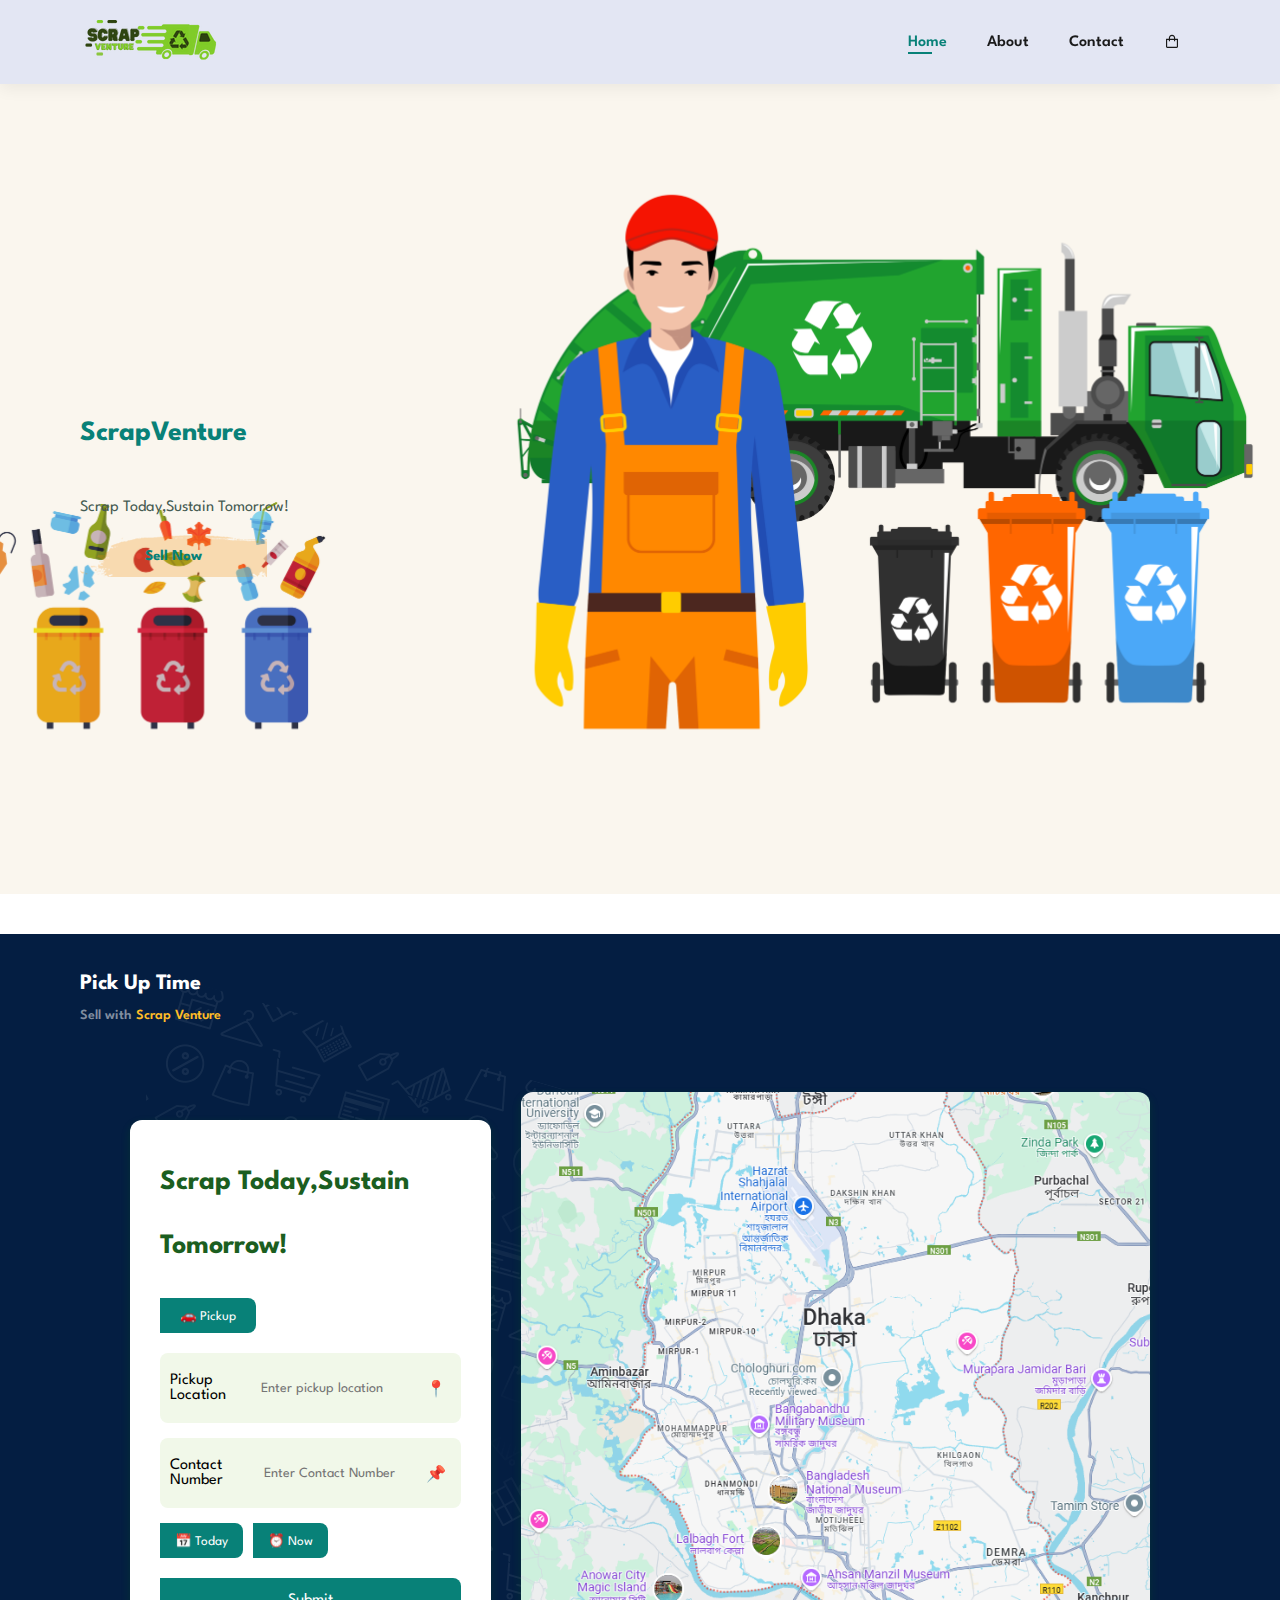
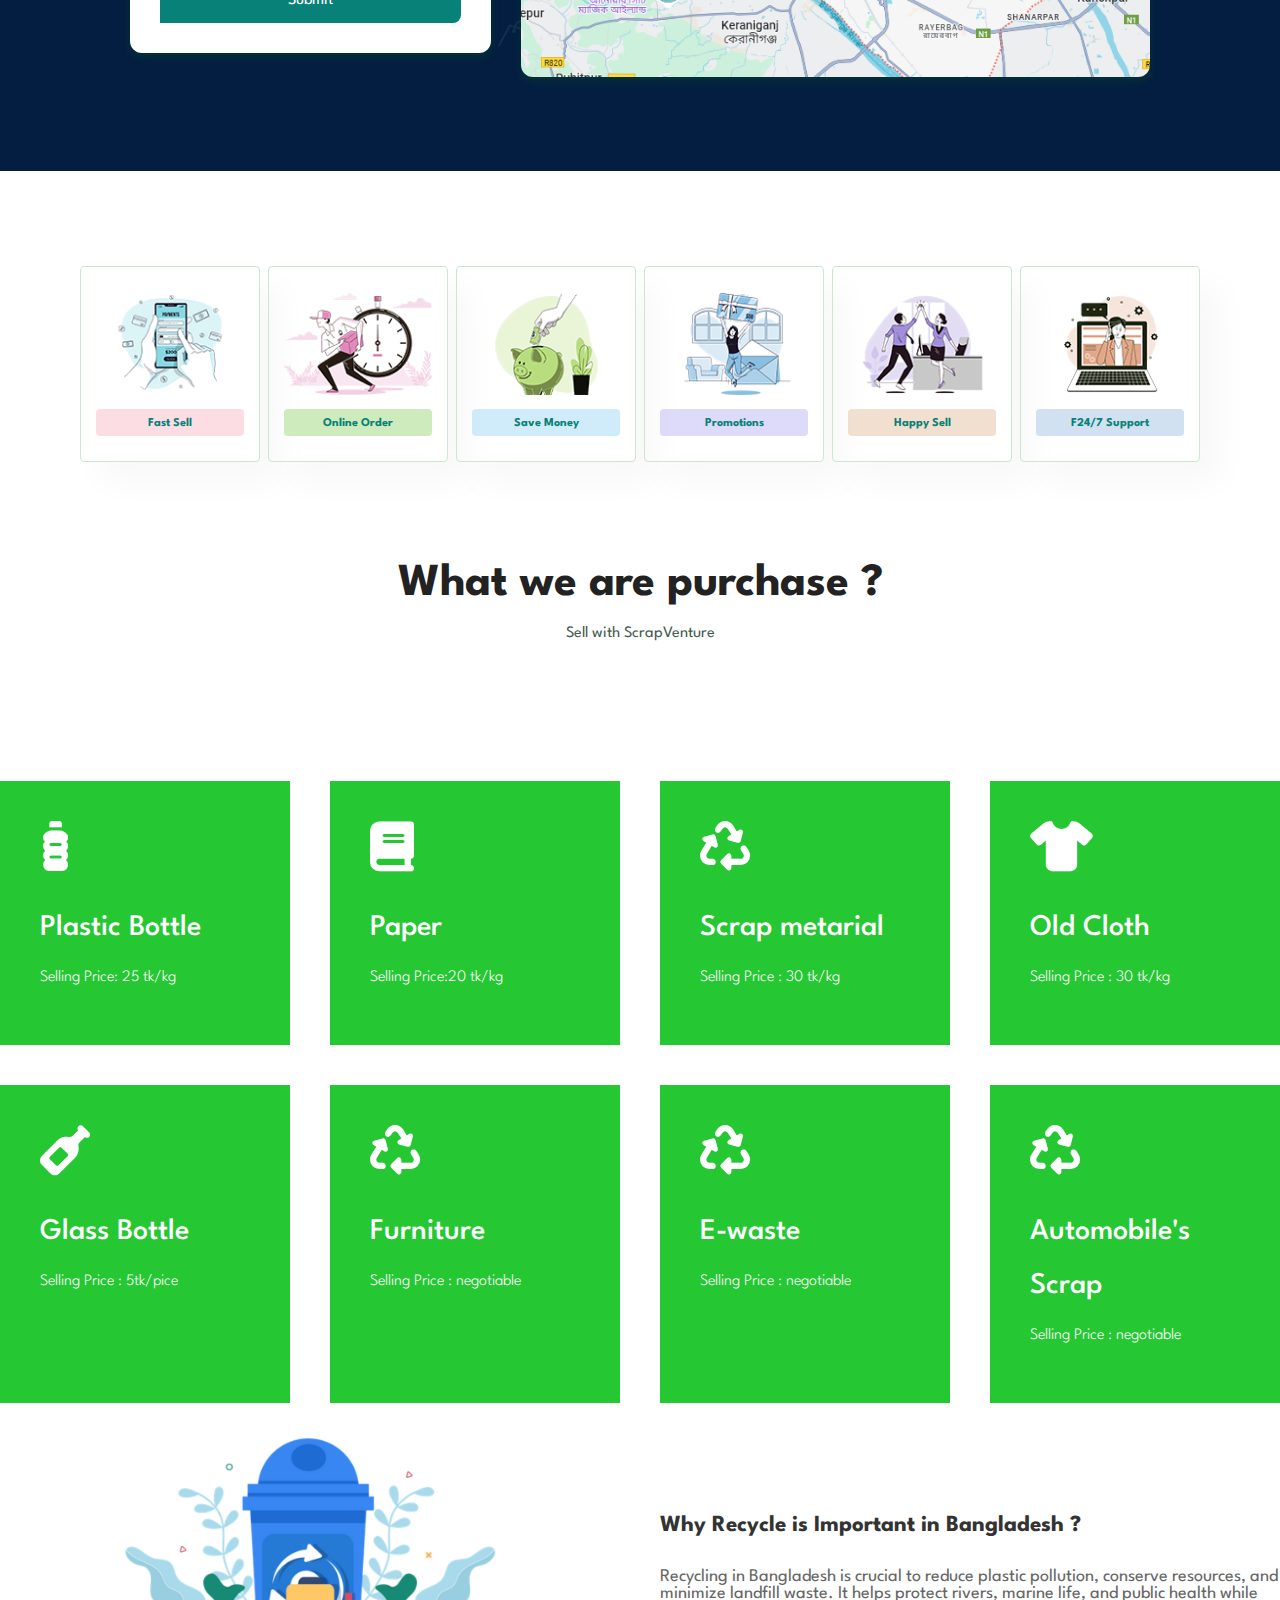
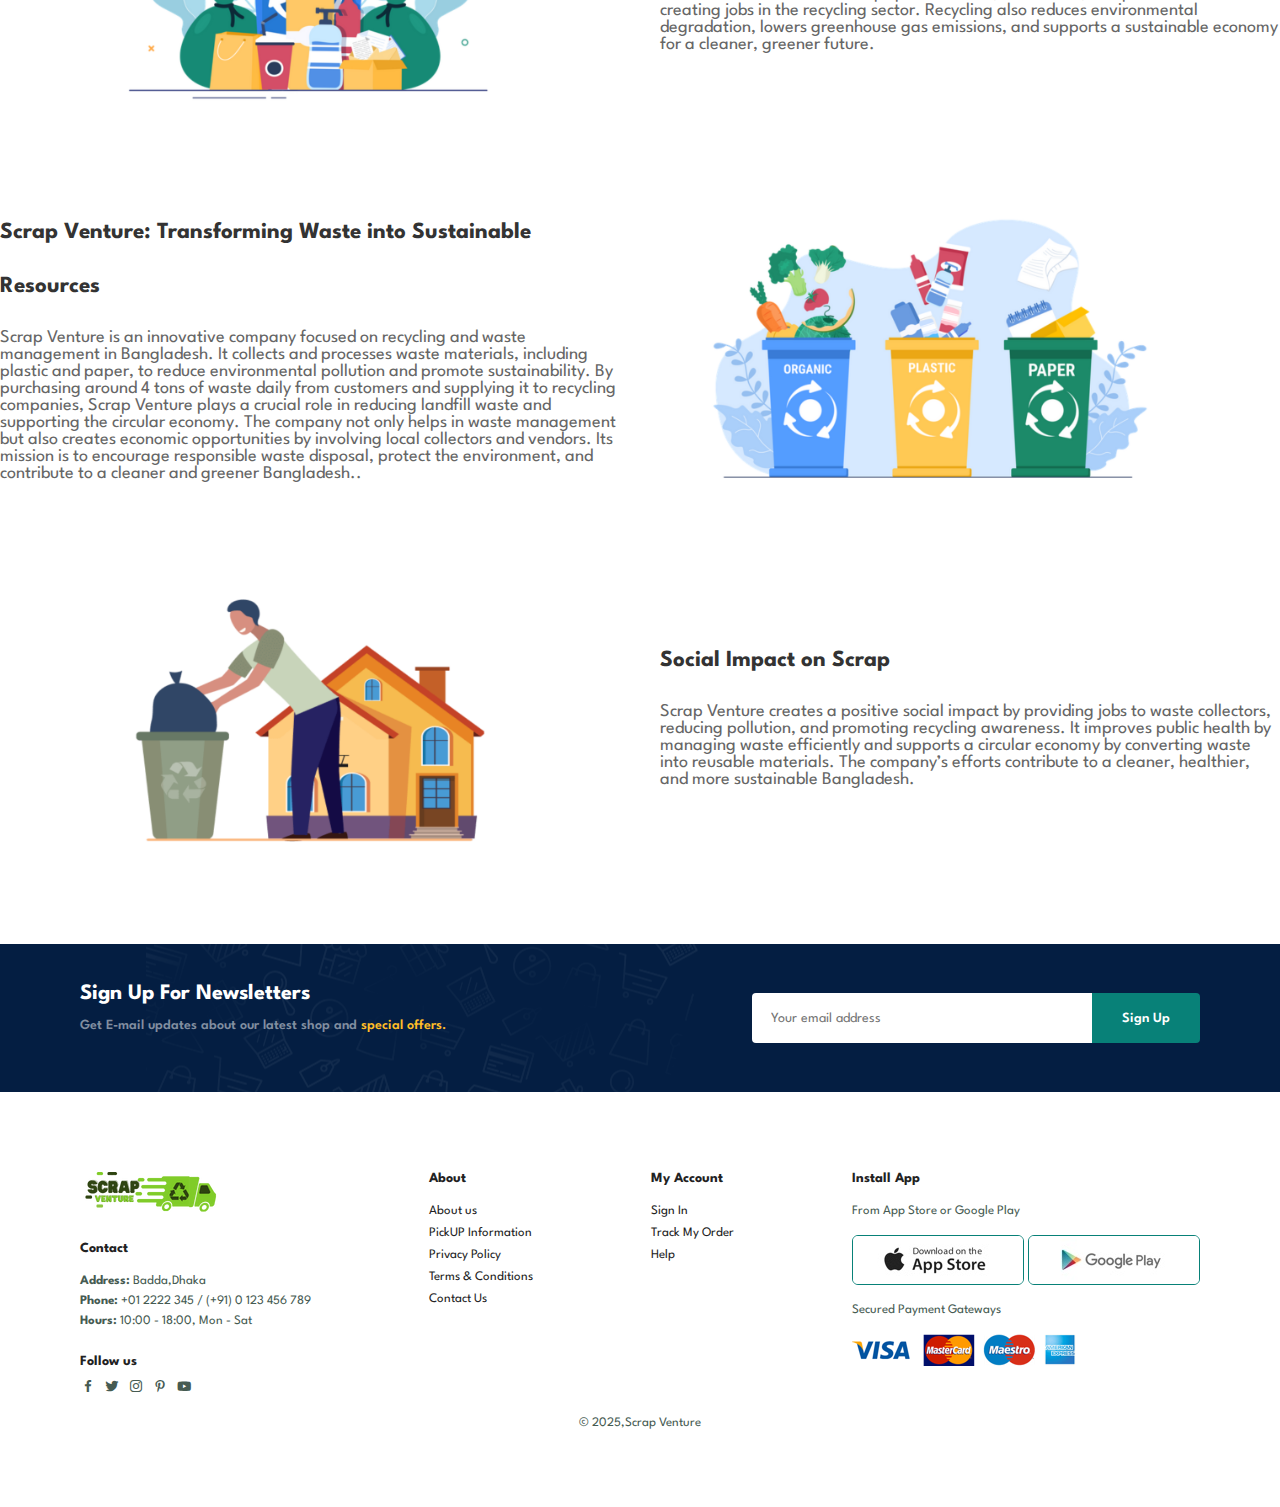
<file: index.html>
<!DOCTYPE html>
<html lang="en">

<head>
    <meta charset="UTF-8">
    <meta http-equiv="X-UA-Compatible" content="IE=edge">
    <meta name="viewport" content="width=device-width, initial-scale=1.0">
    <title>ScrapVenture</title>
    <link rel="icon" type="image/x-icon" href="./img/icon1.png">
    <link rel="stylesheet" href="https://cdnjs.cloudflare.com/ajax/libs/font-awesome/6.5.1/css/all.min.css">

    <link rel="stylesheet" href="https://cdn.jsdelivr.net/npm/boxicons@latest/css/boxicons.min.css">
    <link rel="stylesheet" href="style.css">


</head>

<body>
    <section id="header">
        <a href="index.html"><img src="img/scrap.png" class="logo" alt=""></a>

        <div>
            <ul id="navbar">
                <li><a class="active" href="index.html">Home</a></li>
                <li><a href="about.html">About</a></li>
                <li><a href="contactus.html">Contact</a></li>
                <li id="lg-bag"><a href="cart.html"><i class='bx bx-shopping-bag'></i></a></li>
                <a href="#" id="close"><i class='bx bx-x'></i></a>
            </ul>
        </div>

        <div id="mobile">
            <a href="cart.html"><i class='bx bx-shopping-bag'></i></a>
            <i id="bar" class='bx bx-menu'></i>
        </div>
    </section>



    <section id="main">
        <!-- <h4>Trade-in-offer</h4> -->
        <!-- <h2>Super value deals</h2> -->
        <h1>ScrapVenture</h1>
        <p>Scrap Today,Sustain Tomorrow!</p>
        <button class="btn">Sell Now</button>
    </section>

    <section id="newsletter" class="section-p1 section-m1">
        <div class="newstext">
            <h4>Pick Up Time</h4>
            <p>Sell with <span>Scrap Venture</span></p>
        </div>


        <section class="ride-section">
            <div class="ride-container">
                <h1>Scrap Today,Sustain Tomorrow!</h1>

                <div class="tab-buttons">
                    <button class="tab active">🚗 Pickup</button>
                </div>

                <div class="input-group">
                    <label for="pickup">Pickup Location</label>
                    <input type="text" id="pickup" placeholder="Enter pickup location">
                    <span class="icon">📍</span>
                </div>

                <div class="input-group">
                    <label for="dropoff">Contact Number</label>
                    <input type="text" id="dropoff" placeholder="Enter Contact Number">
                    <span class="icon">📌</span>
                </div>

                <div class="date-time">
                    <button class="date-btn">📅 Today</button>
                    <button class="time-btn">⏰ Now</button>
                </div>

                <button class="cta-btn"><a href="" class="submitbtn">Submit</a></button>
            </div>

            <div class="map-container">
                <img src="./img/map.png" alt="Map Placeholder">
            </div>
        </section>


    </section>

    <section id="feature" class="section-p1">
        <div class="fe-box">
            <img src="img/features/f1.png" alt="">
            <h6>Fast Sell</h6>
        </div>
        <div class="fe-box">
            <img src="img/features/f2.png" alt="">
            <h6>Online Order</h6>
        </div>
        <div class="fe-box">
            <img src="img/features/f3.png" alt="">
            <h6>Save Money</h6>
        </div>
        <div class="fe-box">
            <img src="img/features/f4.png" alt="">
            <h6>Promotions</h6>
        </div>
        <div class="fe-box">
            <img src="img/features/f5.png" alt="">
            <h6>Happy Sell</h6>
        </div>
        <div class="fe-box">
            <img src="img/features/f6.png" alt="">
            <h6>F24/7 Support</h6>
        </div>
    </section>

    <section id="product1" class="section-p1">
        <h2>What we are purchase ?</h2>
        <p>Sell with ScrapVenture</p>
        <!-- <div class="pro-container">
                <div class="pro">
                    <img class="shirt" src="img/download.jpg" alt="">
                    <br>
                    <div class="des">
                        <span></span>
                        <h5>Plastic Waste</h5>
                        <br>
                        <div class="star">
                            <i class='bx bxs-star' ></i>
                            <i class='bx bxs-star' ></i>
                            <i class='bx bxs-star' ></i>
                            <i class='bx bxs-star' ></i>
                            <i class='bx bxs-star' ></i>
                        </div>
                        <h4>BDT 25/kg</h4>
                                       
                    </div>

                    <button class="sell-btn">Sell now</button>   
                    <a href="contactus.html"><i class='bx bx-cart cart' ></i></a>
                </div>
                <div class="pro">
                    <img class="shirt" src="img/paper.jpg" alt="">
                    <div class="des">
                        <span>adidas</span>
                        <h5>Cartoon Astronaut T-Shirts</h5>
                        <div class="star">
                            <i class='bx bxs-star' ></i>
                            <i class='bx bxs-star' ></i>
                            <i class='bx bxs-star' ></i>
                            <i class='bx bxs-star' ></i>
                            <i class='bx bxs-star' ></i>
                        </div>
                        <h4>₹2499</h4>
                    </div>
                    <a href="cart.html"><i class='bx bx-cart cart' ></i></a>
                </div>
                <div class="pro">
                    <img class="shirt" src="img/oldcloth.jpg" alt="">
                    <div class="des">
                        <span>adidas</span>
                        <h5>Cartoon Astronaut T-Shirts</h5>
                        <div class="star">
                            <i class='bx bxs-star' ></i>
                            <i class='bx bxs-star' ></i>
                            <i class='bx bxs-star' ></i>
                            <i class='bx bxs-star' ></i>
                            <i class='bx bxs-star' ></i>
                        </div>
                        <h4>₹2499</h4>
                    </div>
                    <a href="#"><i class='bx bx-cart cart' ></i></a>
                </div>
                <div class="pro">
                    <img class="shirt" src="img/can.webp" alt="">
                    <div class="des">
                        <span>adidas</span>
                        <h5>Cartoon Astronaut T-Shirts</h5>
                        <div class="star">
                            <i class='bx bxs-star' ></i>
                            <i class='bx bxs-star' ></i>
                            <i class='bx bxs-star' ></i>
                            <i class='bx bxs-star' ></i>
                            <i class='bx bxs-star' ></i>
                        </div>
                        <h4>₹2499</h4>
                    </div>
                    <a href="#"><i class='bx bx-cart cart' ></i></a>
                </div>
                <div class="pro">
                    <img class="shirt" src="img/iron.jpg" alt="">
                    <div class="des">
                        <span>adidas</span>
                        <h5>Cartoon Astronaut T-Shirts</h5>
                        <div class="star">
                            <i class='bx bxs-star' ></i>
                            <i class='bx bxs-star' ></i>
                            <i class='bx bxs-star' ></i>
                            <i class='bx bxs-star' ></i>
                            <i class='bx bxs-star' ></i>
                        </div>
                        <h4>₹2499</h4>
                    </div>
                    <a href="#"><i class='bx bx-cart cart' ></i></a>
                </div>
                <div class="pro">
                    <img class="shirt" src="img/e-waste.jpg" alt="">
                    <div class="des">
                        <span>adidas</span>
                        <h5>Cartoon Astronaut T-Shirts</h5>
                        <div class="star">
                            <i class='bx bxs-star' ></i>
                            <i class='bx bxs-star' ></i>
                            <i class='bx bxs-star' ></i>
                            <i class='bx bxs-star' ></i>
                            <i class='bx bxs-star' ></i>
                        </div>
                        <h4>₹2499</h4>
                    </div>
                    <a href="#"><i class='bx bx-cart cart' ></i></a>
                </div>
                <div class="pro">
                    <img class="shirt" src="img/glasswaste.jpg" alt="">
                    <div class="des">
                        <span>adidas</span>
                        <h5>Cartoon Astronaut T-Shirts</h5>
                        <div class="star">
                            <i class='bx bxs-star' ></i>
                            <i class='bx bxs-star' ></i>
                            <i class='bx bxs-star' ></i>
                            <i class='bx bxs-star' ></i>
                            <i class='bx bxs-star' ></i>
                        </div>
                        <h4>₹2499</h4>
                    </div>
                    <a href="#"><i class='bx bx-cart cart' ></i></a>
                </div>
                <div class="pro">
                    <img class="shirt" src="img/furniture.jpg" alt="">
                    <div class="des">
                        <span>adidas</span>
                        <h5>Cartoon Astronaut T-Shirts</h5>
                        <div class="star">
                            <i class='bx bxs-star' ></i>
                            <i class='bx bxs-star' ></i>
                            <i class='bx bxs-star' ></i>
                            <i class='bx bxs-star' ></i>
                            <i class='bx bxs-star' ></i>
                        </div>
                        <h4>₹2499</h4>
                    </div>
                    <a href="#"><i class='bx bx-cart cart' ></i></a>
                </div>
            </div> -->
    </section>

    <!-- new service -->
    <div id="services">
        <div class="container">

            <div class="services-list">
                <div>
                    <i class="fa-solid fa-bottle-water"></i>
                    <h2 class="common">Plastic Bottle</h2>
                    <p>Selling Price: 25 tk/kg</p>
                    <!-- <a href="#">Sell Now</a> -->
                </div>

                <div>
                    <i class="fa-solid fa-book"></i>
                    <h2>Paper</h2>
                    <p>Selling Price:20 tk/kg</p>
                    <!-- <a href="contact.html">Sell Now</a>  -->
                </div>

                <div>
                    <i class="fa-solid fa-recycle"></i>
                    <h2>Scrap metarial</h2>
                    <p>Selling Price : 30 tk/kg</p>
                    <!-- <a href="contact.html">Sell Now</a>  -->
                </div>

                <div>
                    <i class="fa-solid fa-shirt"></i>
                    <h2>Old Cloth</h2>
                    <p>Selling Price : 30 tk/kg</p>
                    <!-- <a href="contact.html">Sell Now</a>  -->
                </div>

                <div>
                    <i class="fa-solid fa-wine-bottle"></i>
                    <h2>Glass Bottle</h2>
                    <p>Selling Price : 5tk/pice</p>
                    <!-- <a href="contact.html">Sell Now</a>  -->
                </div>

                <div>
                    <i class="fa-solid fa-recycle"></i>
                    <h2>Furniture</h2>
                    <p>Selling Price : negotiable</p>
                    <!-- <a href="contact.html">Sell Now</a>  -->
                </div>

                <div>
                    <i class="fa-solid fa-recycle"></i>
                    <h2>E-waste</h2>
                    <p>Selling Price : negotiable</p>
                    <!-- <a href="contact.html">Sell Now</a>  -->
                </div>

                <div>
                    <i class="fa-solid fa-recycle"></i>
                    <h2>Automobile's Scrap</h2>
                    <p>Selling Price : negotiable</p>
                    <!-- <a href="contact.html">Sell Now</a>  -->
                </div>

            </div>
        </div>




        <div class="container-post">
            <section class="about">
                <div class="about-image">
                    <img src="img/recycle4.png" alt="">
                </div>
                <div class="about-content">
                    <h2>Why Recycle is Important in Bangladesh ?</h2>
                    <p>Recycling in Bangladesh is crucial to reduce plastic pollution, conserve resources, and minimize
                        landfill waste. It helps protect rivers, marine life, and public health while creating jobs in
                        the recycling sector. Recycling also reduces environmental degradation, lowers greenhouse gas
                        emissions, and supports a sustainable economy for a cleaner, greener future.</p>

                </div>
            </section>
        </div>

        <div class="container-post">
            <section class="about">

                <div class="about-content">
                    <h2>Scrap Venture: Transforming Waste into Sustainable Resources</h2>
                    <p>Scrap Venture is an innovative company focused on recycling and waste management in Bangladesh.
                        It collects and processes waste materials, including plastic and paper, to reduce environmental
                        pollution and promote sustainability. By purchasing around 4 tons of waste daily from customers
                        and supplying it to recycling companies, Scrap Venture plays a crucial role in reducing landfill
                        waste and supporting the circular economy.

                        The company not only helps in waste management but also creates economic opportunities by
                        involving local collectors and vendors. Its mission is to encourage responsible waste disposal,
                        protect the environment, and contribute to a cleaner and greener Bangladesh..</p>

                </div>
                <div class="about-image">
                    <img src="img/recycle5.png" alt="">
                </div>
            </section>
        </div>
        <!-- 3rd post -->
        <div class="container-post">
            <section class="about">
                <div class="about-image">
                    <img src="img/recycle3.png" alt="">
                </div>
                <div class="about-content">
                    <h2>Social Impact on Scrap</h2>
                    <p>Scrap Venture creates a positive social impact by providing jobs to waste collectors, reducing
                        pollution, and promoting recycling awareness. It improves public health by managing waste
                        efficiently and supports a circular economy by converting waste into reusable materials. The
                        company’s efforts contribute to a cleaner, healthier, and more sustainable Bangladesh.</p>

                </div>
            </section>
        </div>


        <section id="newsletter" class="section-p1 section-m1">
            <div class="newstext">
                <h4>Sign Up For Newsletters</h4>
                <p>Get E-mail updates about our latest shop and <span>special offers.</span></p>
            </div>
            <div class="form">
                <input type="text" placeholder="Your email address">
                <button class="normal">Sign Up</button>
            </div>
        </section>



        <footer class="section-p1">
            <div class="col">
                <img class="logo" src="./img/scrap.png" alt="">
                <h4>Contact</h4>
                <p><strong>Address:</strong> Badda,Dhaka</p>
                <p><strong>Phone:</strong> +01 2222 345 / (+91) 0 123 456 789</p>
                <p><strong>Hours:</strong> 10:00 - 18:00, Mon - Sat</p>
                <div class="follow">
                    <h4>Follow us</h4>
                    <div class="icon">
                        <i class='bx bxl-facebook'></i>
                        <i class='bx bxl-twitter'></i>
                        <i class='bx bxl-instagram'></i>
                        <i class='bx bxl-pinterest-alt'></i>
                        <i class='bx bxl-youtube'></i>
                    </div>
                </div>
            </div>

            <div class="col">
                <h4>About</h4>
                <a href="#">About us</a>
                <a href="#">PickUP Information</a>
                <a href="#">Privacy Policy</a>
                <a href="#">Terms & Conditions</a>
                <a href="#">Contact Us</a>
            </div>

            <div class="col">
                <h4>My Account</h4>
                <a href="#">Sign In</a>
                <a href="#">Track My Order</a>
                <a href="#">Help</a>
            </div>

            <div class="col install">
                <h4>Install App</h4>
                <p>From App Store or Google Play</p>
                <div class="row">
                    <img src="./img/pay/app.jpg" alt="">
                    <img src="./img/pay/play.jpg" alt="">
                </div>
                <p>Secured Payment Gateways</p>
                <img src="./img/pay/pay.png" alt="">
            </div>

            <div class="copyright">
                <p>© 2025,Scrap Venture</p>
            </div>
        </footer>

        <script src="script.js"></script>
</body>

</html>
</file>
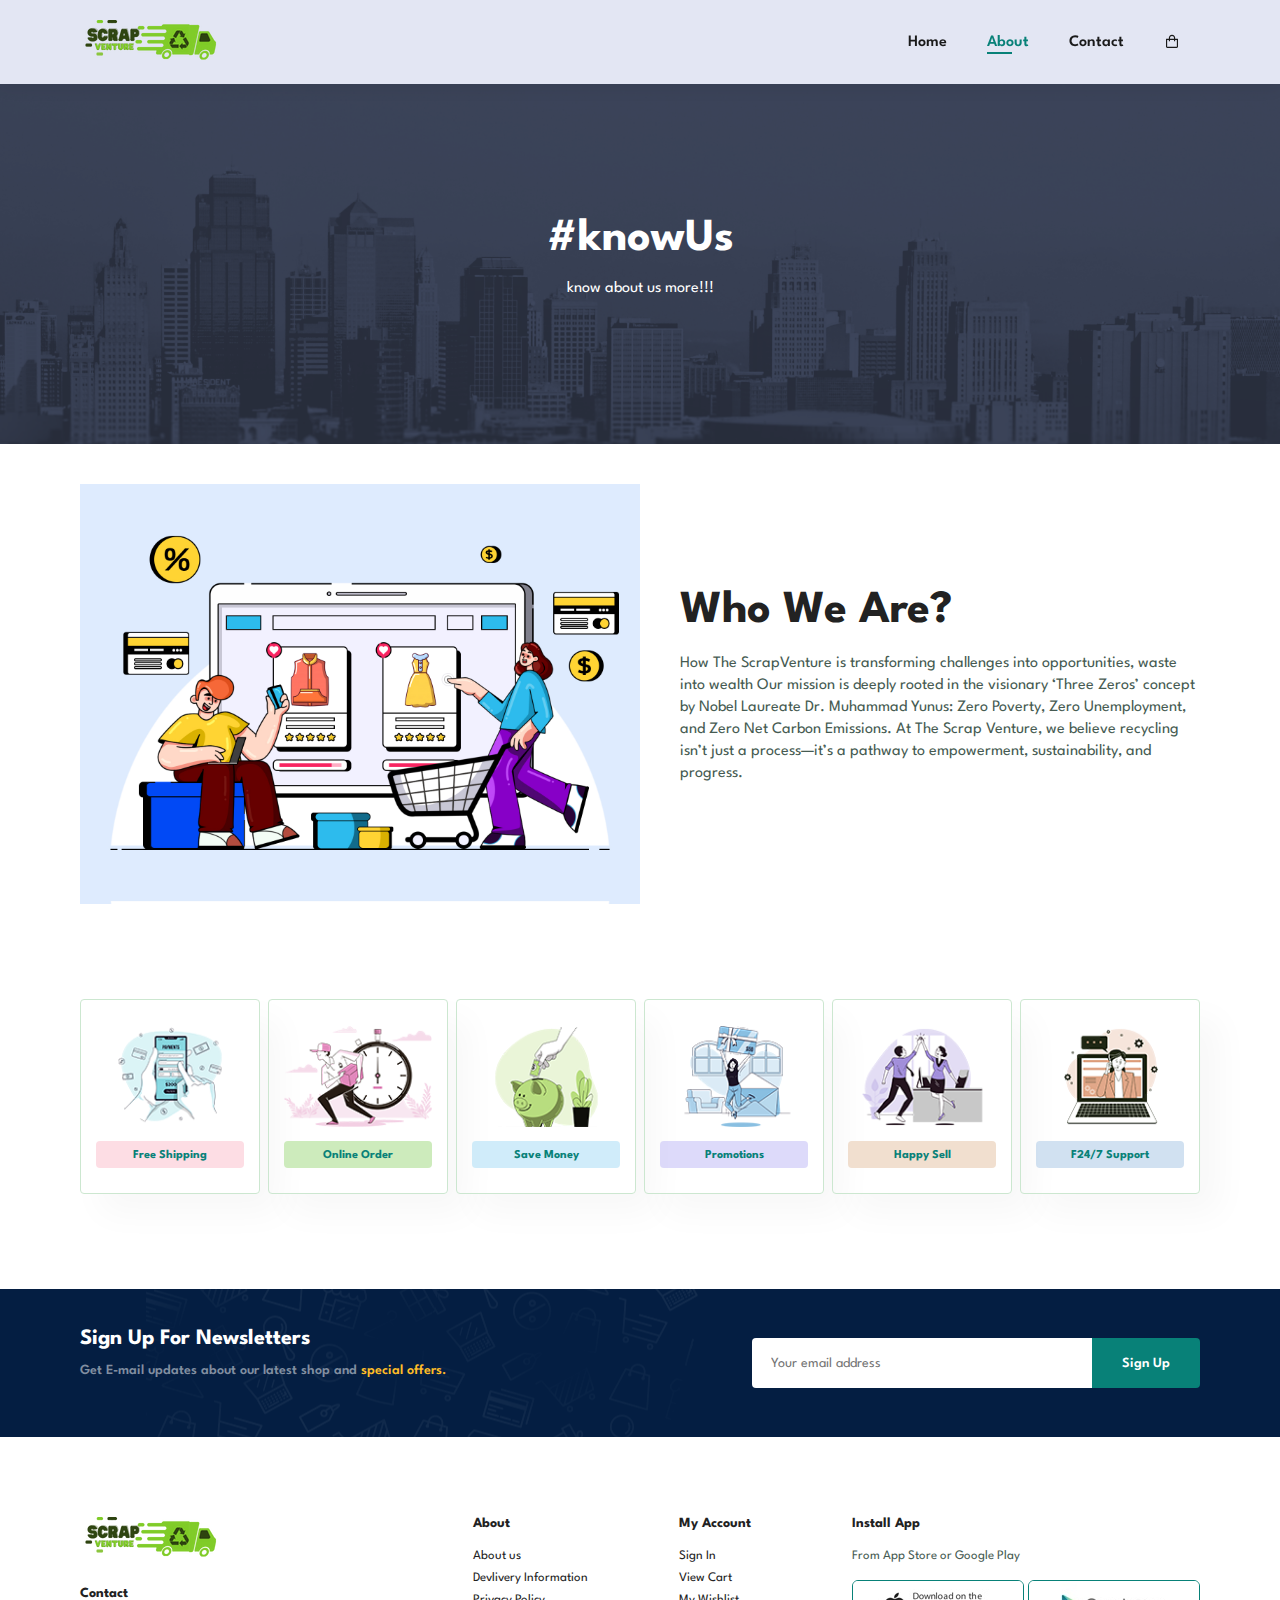
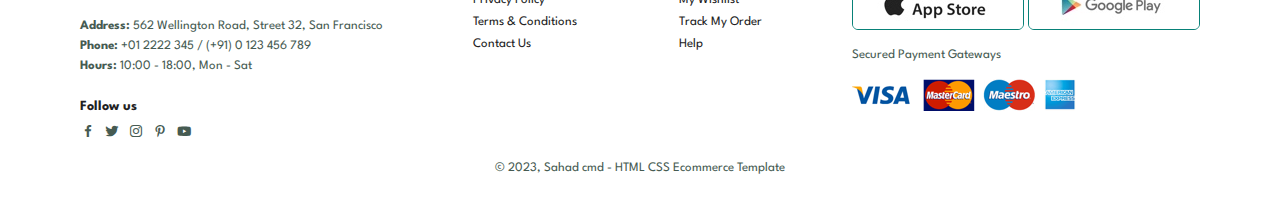
<file: about.html>
<!DOCTYPE html>
<html lang="en">

<head>
    <meta charset="UTF-8">
    <meta http-equiv="X-UA-Compatible" content="IE=edge">
    <meta name="viewport" content="width=device-width, initial-scale=1.0">
    <title>ScrapVenture</title>
    <link rel="icon" type="image/x-icon" href="/img/icon1.png">
    <link rel="stylesheet" href="https://cdn.jsdelivr.net/npm/boxicons@latest/css/boxicons.min.css">
    <link rel="stylesheet" href="style.css">
</head>

<body>
    <section id="header">
        <a href="#"><img src="img/scrap.png" class="logo" alt=""></a>

        <div>
            <ul id="navbar">
                <li><a href="index.html">Home</a></li>
                <!-- <li><a href="shop.html">Shop</a></li> -->
                <!-- <li><a href="blog.html">Blog</a></li> -->
                <li><a class="active" href="about.html">About</a></li>
                <li><a href="contactus.html">Contact</a></li>
                <li id="lg-bag"><a href="cart.html"><i class='bx bx-shopping-bag'></i></a></li>
                <a href="#" id="close"><i class='bx bx-x'></i></a>
            </ul>
        </div>
        <div id="mobile">
            <a href="cart.html"><i class='bx bx-shopping-bag'></i></a>
            <i id="bar" class='bx bx-menu'></i>
        </div>
    </section>

    <section id="page-header" class="about-header">
        <h2>#knowUs</h2>
        <p>know about us more!!!</p>
    </section>

    <section id="about-head" class="section-p1">
        <img src="./img/about/a6.jpg" alt="">
        <div>
            <h2>Who We Are?</h2>
            <p>How The ScrapVenture is transforming challenges into opportunities, waste into wealth Our mission is deeply
                rooted in the visionary ‘Three Zeros’ concept by Nobel Laureate Dr. Muhammad Yunus: Zero Poverty, Zero
                Unemployment, and Zero Net Carbon Emissions. At The Scrap Venture, we believe recycling isn’t just a
                process—it’s a pathway to empowerment, sustainability, and progress.</p>

            <!-- <abbr title="">We are committed to staying up-to-date with the latest fashion trends and providing
                exceptional customer service to ensure our customers look and feel their best.</abbr>

            <br><br>

            <marquee bgcolor="#ccc" loop="-1" scrollamount="5" width="100%">We are committed to staying up-to-date with
                the latest fashion trends and providing exceptional customer service to ensure our customers look and
                feel their best.</marquee> -->
        </div>
    </section>

    <!-- <section id="about-app" class="section-p1">
        <h1>Download Our <a href="#">App</a></h1>
        <div class="video">
            <video autoplay muted loop src="./img/about/1.mp4"></video>
        </div>
    </section> -->

    <section id="feature" class="section-p1">
        <div class="fe-box">
            <img src="img/features/f1.png" alt="">
            <h6>Free Shipping</h6>
        </div>
        <div class="fe-box">
            <img src="img/features/f2.png" alt="">
            <h6>Online Order</h6>
        </div>
        <div class="fe-box">
            <img src="img/features/f3.png" alt="">
            <h6>Save Money</h6>
        </div>
        <div class="fe-box">
            <img src="img/features/f4.png" alt="">
            <h6>Promotions</h6>
        </div>
        <div class="fe-box">
            <img src="img/features/f5.png" alt="">
            <h6>Happy Sell</h6>
        </div>
        <div class="fe-box">
            <img src="img/features/f6.png" alt="">
            <h6>F24/7 Support</h6>
        </div>
    </section>

    <section id="newsletter" class="section-p1 section-m1">
        <div class="newstext">
            <h4>Sign Up For Newsletters</h4>
            <p>Get E-mail updates about our latest shop and <span>special offers.</span></p>
        </div>
        <div class="form">
            <input type="text" placeholder="Your email address">
            <button class="normal">Sign Up</button>
        </div>
    </section>

    <footer class="section-p1">
        <div class="col">
            <img class="logo" src="./img/scrap.png" alt="">
            <h4>Contact</h4>
            <p><strong>Address:</strong> 562 Wellington Road, Street 32, San Francisco</p>
            <p><strong>Phone:</strong> +01 2222 345 / (+91) 0 123 456 789</p>
            <p><strong>Hours:</strong> 10:00 - 18:00, Mon - Sat</p>
            <div class="follow">
                <h4>Follow us</h4>
                <div class="icon">
                    <i class='bx bxl-facebook'></i>
                    <i class='bx bxl-twitter'></i>
                    <i class='bx bxl-instagram'></i>
                    <i class='bx bxl-pinterest-alt'></i>
                    <i class='bx bxl-youtube'></i>
                </div>
            </div>
        </div>

        <div class="col">
            <h4>About</h4>
            <a href="#">About us</a>
            <a href="#">Devlivery Information</a>
            <a href="#">Privacy Policy</a>
            <a href="#">Terms & Conditions</a>
            <a href="#">Contact Us</a>
        </div>

        <div class="col">
            <h4>My Account</h4>
            <a href="#">Sign In</a>
            <a href="#">View Cart</a>
            <a href="#">My Wishlist</a>
            <a href="#">Track My Order</a>
            <a href="#">Help</a>
        </div>

        <div class="col install">
            <h4>Install App</h4>
            <p>From App Store or Google Play</p>
            <div class="row">
                <img src="./img/pay/app.jpg" alt="">
                <img src="./img/pay/play.jpg" alt="">
            </div>
            <p>Secured Payment Gateways</p>
            <img src="./img/pay/pay.png" alt="">
        </div>

        <div class="copyright">
            <p>© 2023, Sahad cmd - HTML CSS Ecommerce Template</p>
        </div>
    </footer>

    <script src="script.js"></script>
</body>

</html>
</file>
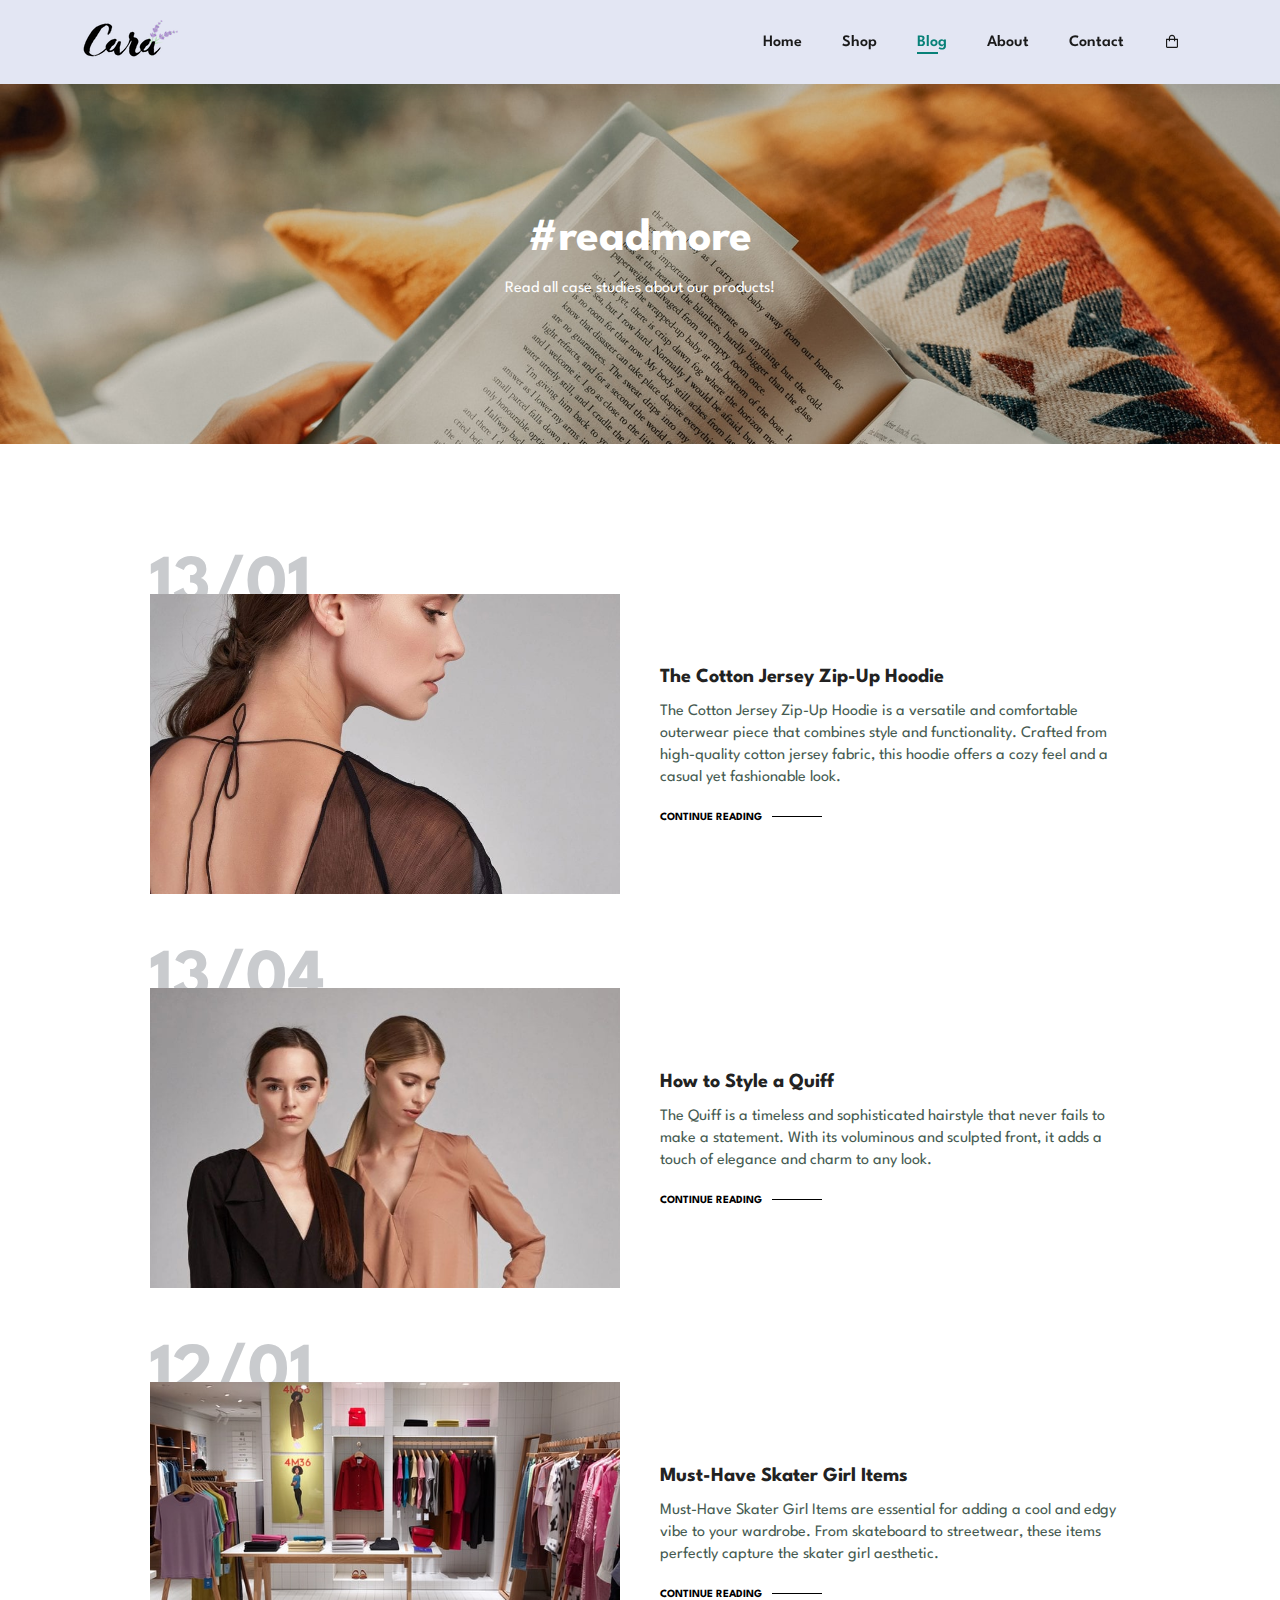
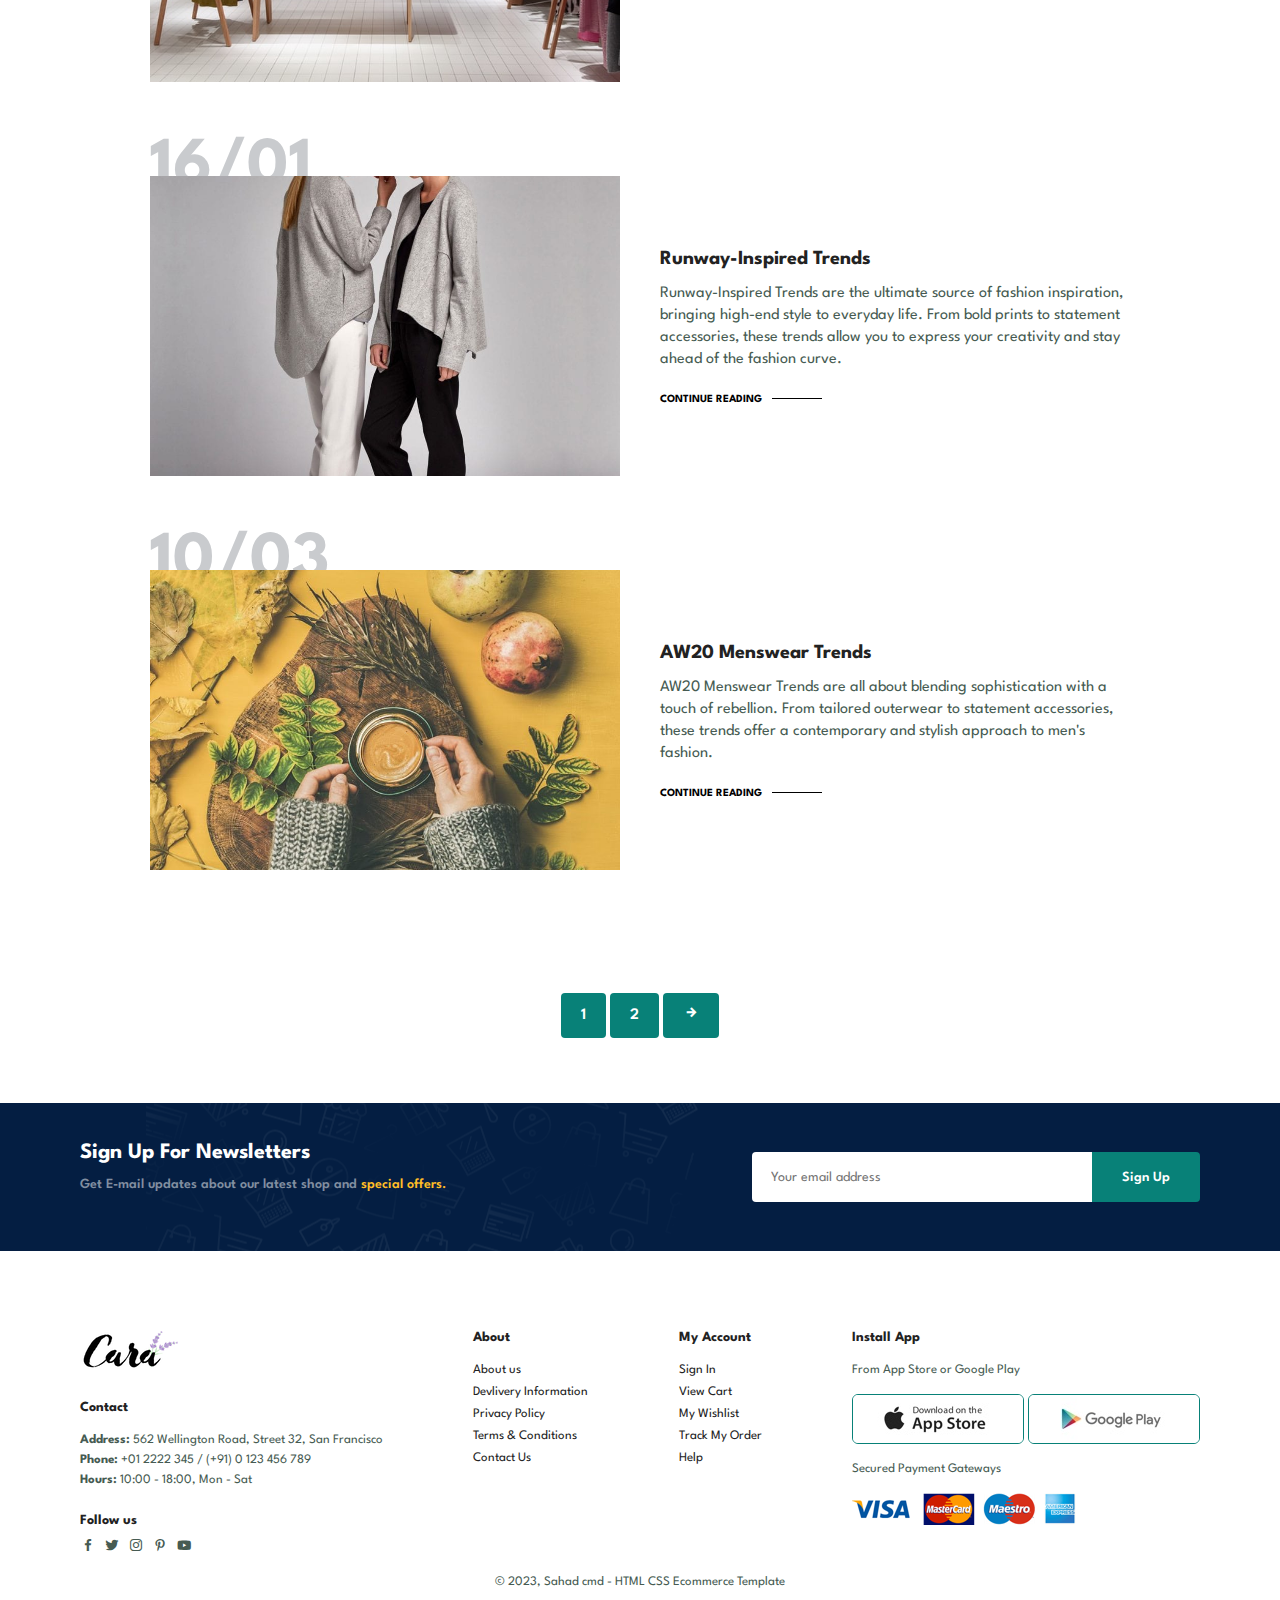
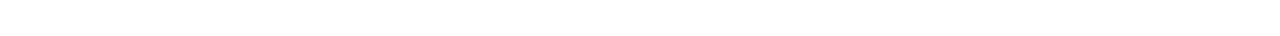
<file: blog.html>
<!DOCTYPE html>
<html lang="en">

    <head>
        <meta charset="UTF-8">
        <meta http-equiv="X-UA-Compatible" content="IE=edge">
        <meta name="viewport" content="width=device-width, initial-scale=1.0">
        <title>Cara</title>
        <link rel="icon" type="image/x-icon" href="/img/icon1.png">
        <link rel="stylesheet" href="https://cdn.jsdelivr.net/npm/boxicons@latest/css/boxicons.min.css">
        <link rel="stylesheet" href="style.css">
    </head>

    <body>
        <section id="header">
            <a href="#"><img src="img/logo.png" class="logo" alt=""></a>

            <div>
                <ul id="navbar">
                    <li><a href="index.html">Home</a></li>
                    <li><a href="shop.html">Shop</a></li>
                    <li><a class="active" href="blog.html">Blog</a></li>
                    <li><a href="about.html">About</a></li>
                    <li><a href="contact.html">Contact</a></li>
                    <li id="lg-bag"><a href="cart.html"><i class='bx bx-shopping-bag' ></i></a></li>
                    <a href="#" id="close"><i class='bx bx-x'></i></a>
                </ul>
            </div>
            <div id="mobile">
                <a href="cart.html"><i class='bx bx-shopping-bag' ></i></a>
                <i id="bar" class='bx bx-menu'></i>
            </div>
        </section>

        <section id="page-header" class="blog-header">
            <h2>#readmore</h2>
            <p>Read all case studies about our products!</p>
        </section> 

        <section id="blog">
            <div class="blog-box">
                <div class="blog-img">
                    <img src="./img/blog/b1.jpg" alt="">
                </div>
                <div class="blog-details">
                    <h4>The Cotton Jersey Zip-Up Hoodie</h4>
                    <p>The Cotton Jersey Zip-Up Hoodie is a versatile and comfortable outerwear piece that combines style and functionality. Crafted from high-quality cotton jersey fabric, this hoodie offers a cozy feel and a casual yet fashionable look.</p>
                    <a href="#">CONTINUE READING</a>
                </div>
                <h1>13/01</h1>
            </div>
            <div class="blog-box">
                <div class="blog-img">
                    <img src="./img/blog/b2.jpg" alt="">
                </div>
                <div class="blog-details">
                    <h4>How to Style a Quiff</h4>
                    <p>The Quiff is a timeless and sophisticated hairstyle that never fails to make a statement. With its voluminous and sculpted front, it adds a touch of elegance and charm to any look.</p>
                    <a href="#">CONTINUE READING</a>
                </div>
                <h1>13/04</h1>
            </div>
            <div class="blog-box">
                <div class="blog-img">
                    <img src="./img/blog/b3.jpg" alt="">
                </div>
                <div class="blog-details">
                    <h4>Must-Have Skater Girl Items</h4>
                    <p>Must-Have Skater Girl Items are essential for adding a cool and edgy vibe to your wardrobe. From skateboard to streetwear, these items perfectly capture the skater girl aesthetic.</p>
                    <a href="#">CONTINUE READING</a>
                </div>
                <h1>12/01</h1>
            </div>
            <div class="blog-box">
                <div class="blog-img">
                    <img src="./img/blog/b4.jpg" alt="">
                </div>
                <div class="blog-details">
                    <h4>Runway-Inspired Trends</h4>
                    <p>Runway-Inspired Trends are the ultimate source of fashion inspiration, bringing high-end style to everyday life. From bold prints to statement accessories, these trends allow you to express your creativity and stay ahead of the fashion curve.</p>
                    <a href="#">CONTINUE READING</a>
                </div>
                <h1>16/01</h1>
            </div>
            <div class="blog-box">
                <div class="blog-img">
                    <img src="./img/blog/b6.jpg" alt="">
                </div>
                <div class="blog-details">
                    <h4>AW20 Menswear Trends</h4>
                    <p>AW20 Menswear Trends are all about blending sophistication with a touch of rebellion. From tailored outerwear to statement accessories, these trends offer a contemporary and stylish approach to men's fashion.</p>
                    <a href="#">CONTINUE READING</a>
                </div>
                <h1>10/03</h1>
            </div>
        </section>

        <section id="pagination" class="section-p1">
            <a href="#">1</a>
            <a href="#">2</a>
            <a href="#"><i class='bx bx-right-arrow-alt'></i></a>
        </section>

        <section id="newsletter" class="section-p1 section-m1">
            <div class="newstext">
                <h4>Sign Up For Newsletters</h4>
                <p>Get E-mail updates about our latest shop and <span>special offers.</span></p>
            </div>
            <div class="form">
                <input type="text" placeholder="Your email address">
                <button class="normal">Sign Up</button>
            </div>
        </section>

        <footer class="section-p1">
            <div class="col">
                <img class="logo" src="./img/logo.png" alt="">
                <h4>Contact</h4>
                <p><strong>Address:</strong> 562 Wellington Road, Street 32, San Francisco</p>
                <p><strong>Phone:</strong> +01 2222 345 / (+91) 0 123 456 789</p>
                <p><strong>Hours:</strong> 10:00 - 18:00, Mon - Sat</p>
                <div class="follow">
                    <h4>Follow us</h4>
                    <div class="icon">
                        <i class='bx bxl-facebook'></i>
                        <i class='bx bxl-twitter' ></i>
                        <i class='bx bxl-instagram' ></i>
                        <i class='bx bxl-pinterest-alt' ></i>
                        <i class='bx bxl-youtube' ></i>
                    </div>
                </div>
            </div>

            <div class="col">
                <h4>About</h4>
                <a href="#">About us</a>
                <a href="#">Devlivery Information</a>
                <a href="#">Privacy Policy</a>
                <a href="#">Terms & Conditions</a>
                <a href="#">Contact Us</a>
            </div>

            <div class="col">
                <h4>My Account</h4>
                <a href="#">Sign In</a>
                <a href="#">View Cart</a>
                <a href="#">My Wishlist</a>
                <a href="#">Track My Order</a>
                <a href="#">Help</a>
            </div>

            <div class="col install">
                <h4>Install App</h4>
                <p>From App Store or Google Play</p>
                <div class="row">
                    <img src="./img/pay/app.jpg" alt="">
                    <img src="./img/pay/play.jpg" alt="">
                </div>
                <p>Secured Payment Gateways</p>
                <img src="./img/pay/pay.png" alt="">
            </div>

            <div class="copyright">
                <p>© 2023, Sahad cmd - HTML CSS Ecommerce Template</p>
            </div>
        </footer>

        <script src="script.js"></script>
    </body>
</html>
</file>
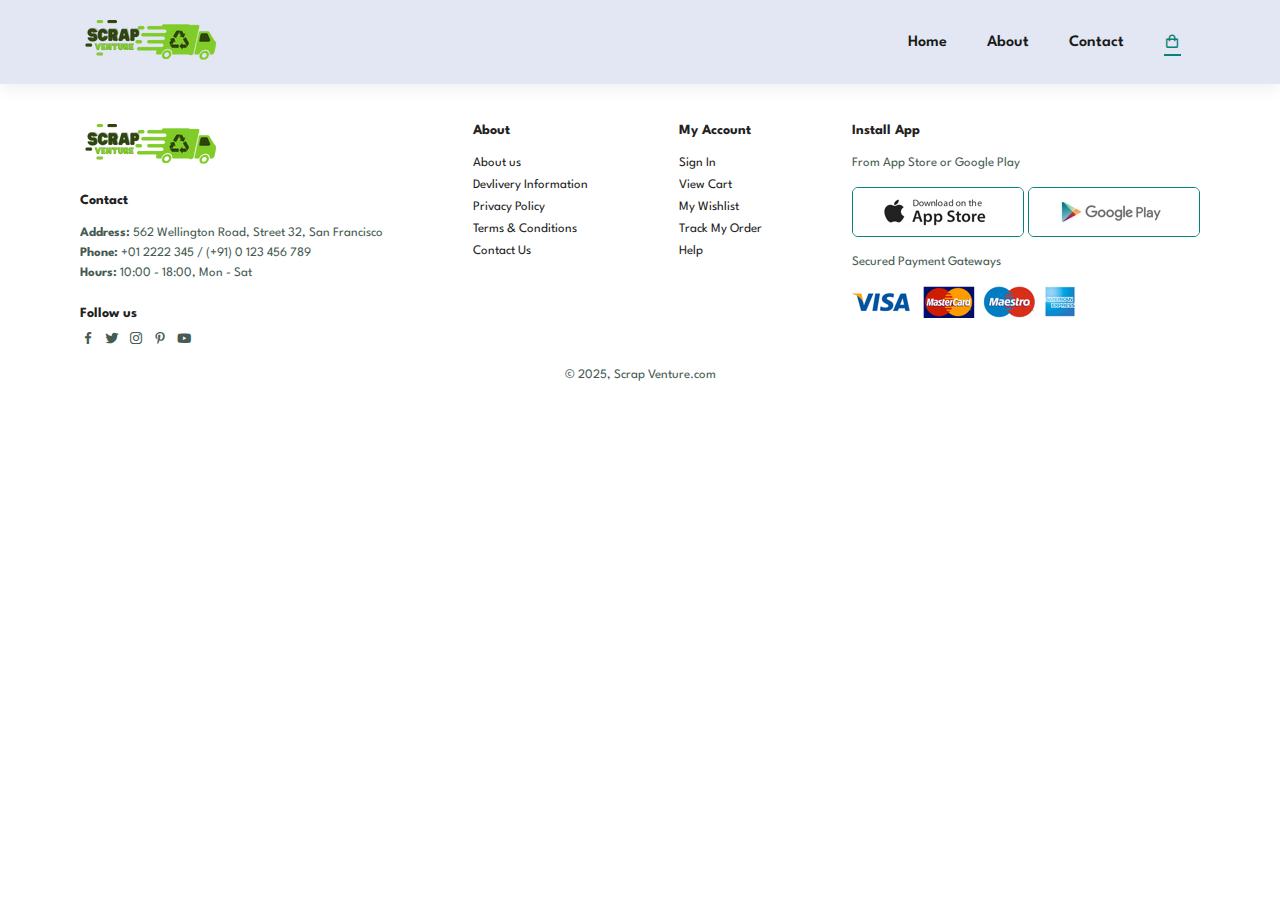
<file: cart.html>
<!DOCTYPE html>
<html lang="en">

    <head>
        <meta charset="UTF-8">
        <meta http-equiv="X-UA-Compatible" content="IE=edge">
        <meta name="viewport" content="width=device-width, initial-scale=1.0">
        <title>Cara</title>
        <link rel="icon" type="image/x-icon" href="/img/icon1.png">
        <link rel="stylesheet" href="https://cdn.jsdelivr.net/npm/boxicons@latest/css/boxicons.min.css">
        <link rel="stylesheet" href="style.css">
    </head>

    <body>
        <section id="header">
            <a href="#"><img src="img/scrap.png" class="logo" alt=""></a>

            <div>
                <ul id="navbar">
                    <li><a href="index.html">Home</a></li>
                    <!-- <li><a href="shop.html">Shop</a></li> -->
                    <!-- <li><a href="blog.html">Blog</a></li> -->
                    <li><a href="about.html">About</a></li>
                    <li><a href="contact.html">Contact</a></li>
                    <li id="lg-bag"><a class="active" href="cart.html"><i class='bx bx-shopping-bag' ></i></a></li>
                    <a href="#" id="close"><i class='bx bx-x'></i></a>
                </ul>
            </div>
            <!-- <div id="mobile">
                <a href="cart.html"><i class='bx bx-shopping-bag' ></i></a>
                <i id="bar" class='bx bx-menu'></i>
            </div> -->
        </section>

        <!-- <section id="page-header" class="about-header">
            <h2>#let's_talk</h2>
            <p>LEAVE A MESSAGE, We love to hear from you!</p>
        </section>

        <section id="cart" class="section-p1">
            <table width="100%">
                <thead>
                    <tr>
                        <td>Remove</td>
                        <td>Image</td>
                        <td>Product</td>
                        <td>Price</td>
                        <td>Quantity</td>
                        <td>Subtotal</td>
                    </tr>
                </thead>
                <tbody>
                    <tr>
                        <td><i class='bx bx-x-circle'></i></td>
                        <td><img src="./img/products/f1.jpg" alt=""></td>
                        <td>Cartoon Astronaut T-Shirts</td>
                        <td>₹2499</td>
                        <td><input type="number" value="1"></td>
                        <td>₹2499</td>
                    </tr>
                    <tr>
                        <td><i class='bx bx-x-circle'></i></td>
                        <td><img src="./img/products/f2.jpg" alt=""></td>
                        <td>Cartoon Astronaut T-Shirts</td>
                        <td>₹2499</td>
                        <td><input type="number" value="1"></td>
                        <td>₹2499</td>
                    </tr>
                    <tr>
                        <td><i class='bx bx-x-circle'></i></td>
                        <td><img src="./img/products/f3.jpg" alt=""></td>
                        <td>Cartoon Astronaut T-Shirts</td>
                        <td>₹2499</td>
                        <td><input type="number" value="1"></td>
                        <td>₹2499</td>
                    </tr>
                </tbody>
            </table>
        </section>

        <section id="cart-add" class="section-p1">
            <div id="coupon">
                <h3>Apply Coupon</h3>
                <div>
                    <input type="text" placeholder="Enter Your Coupon">
                    <button class="normal">Apply</button>
                </div>
            </div>

            <div id="subtotal">
                <h3>Cart Total</h3>
                <table>
                    <tr>
                        <td>Cart Subtotal</td>
                        <td>₹7399</td>
                    </tr>
                    <tr>
                        <td>Shipping</td>
                        <td>Free</td>
                    </tr>
                    <tr>
                        <td><strong>Total</strong></td>
                        <td><strong>₹7399</strong></td>
                    </tr>
                </table>
                <button class="normal">Proceed to checkout</button>
            </div>
        </section> -->
            
        


        <footer class="section-p1">
            <div class="col">
                <img class="logo" src="./img/scrap.png" alt="">
                <h4>Contact</h4>
                <p><strong>Address:</strong> 562 Wellington Road, Street 32, San Francisco</p>
                <p><strong>Phone:</strong> +01 2222 345 / (+91) 0 123 456 789</p>
                <p><strong>Hours:</strong> 10:00 - 18:00, Mon - Sat</p>
                <div class="follow">
                    <h4>Follow us</h4>
                    <div class="icon">
                        <i class='bx bxl-facebook'></i>
                        <i class='bx bxl-twitter' ></i>
                        <i class='bx bxl-instagram' ></i>
                        <i class='bx bxl-pinterest-alt' ></i>
                        <i class='bx bxl-youtube' ></i>
                    </div>
                </div>
            </div>

            <div class="col">
                <h4>About</h4>
                <a href="#">About us</a>
                <a href="#">Devlivery Information</a>
                <a href="#">Privacy Policy</a>
                <a href="#">Terms & Conditions</a>
                <a href="#">Contact Us</a>
            </div>

            <div class="col">
                <h4>My Account</h4>
                <a href="#">Sign In</a>
                <a href="#">View Cart</a>
                <a href="#">My Wishlist</a>
                <a href="#">Track My Order</a>
                <a href="#">Help</a>
            </div>

            <div class="col install">
                <h4>Install App</h4>
                <p>From App Store or Google Play</p>
                <div class="row">
                    <img src="./img/pay/app.jpg" alt="">
                    <img src="./img/pay/play.jpg" alt="">
                </div>
                <p>Secured Payment Gateways</p>
                <img src="./img/pay/pay.png" alt="">
            </div>

            <div class="copyright">
                <p>© 2025, Scrap Venture.com</p>
            </div>
        </footer>

        <script src="script.js"></script>
    </body>
</html>
</file>
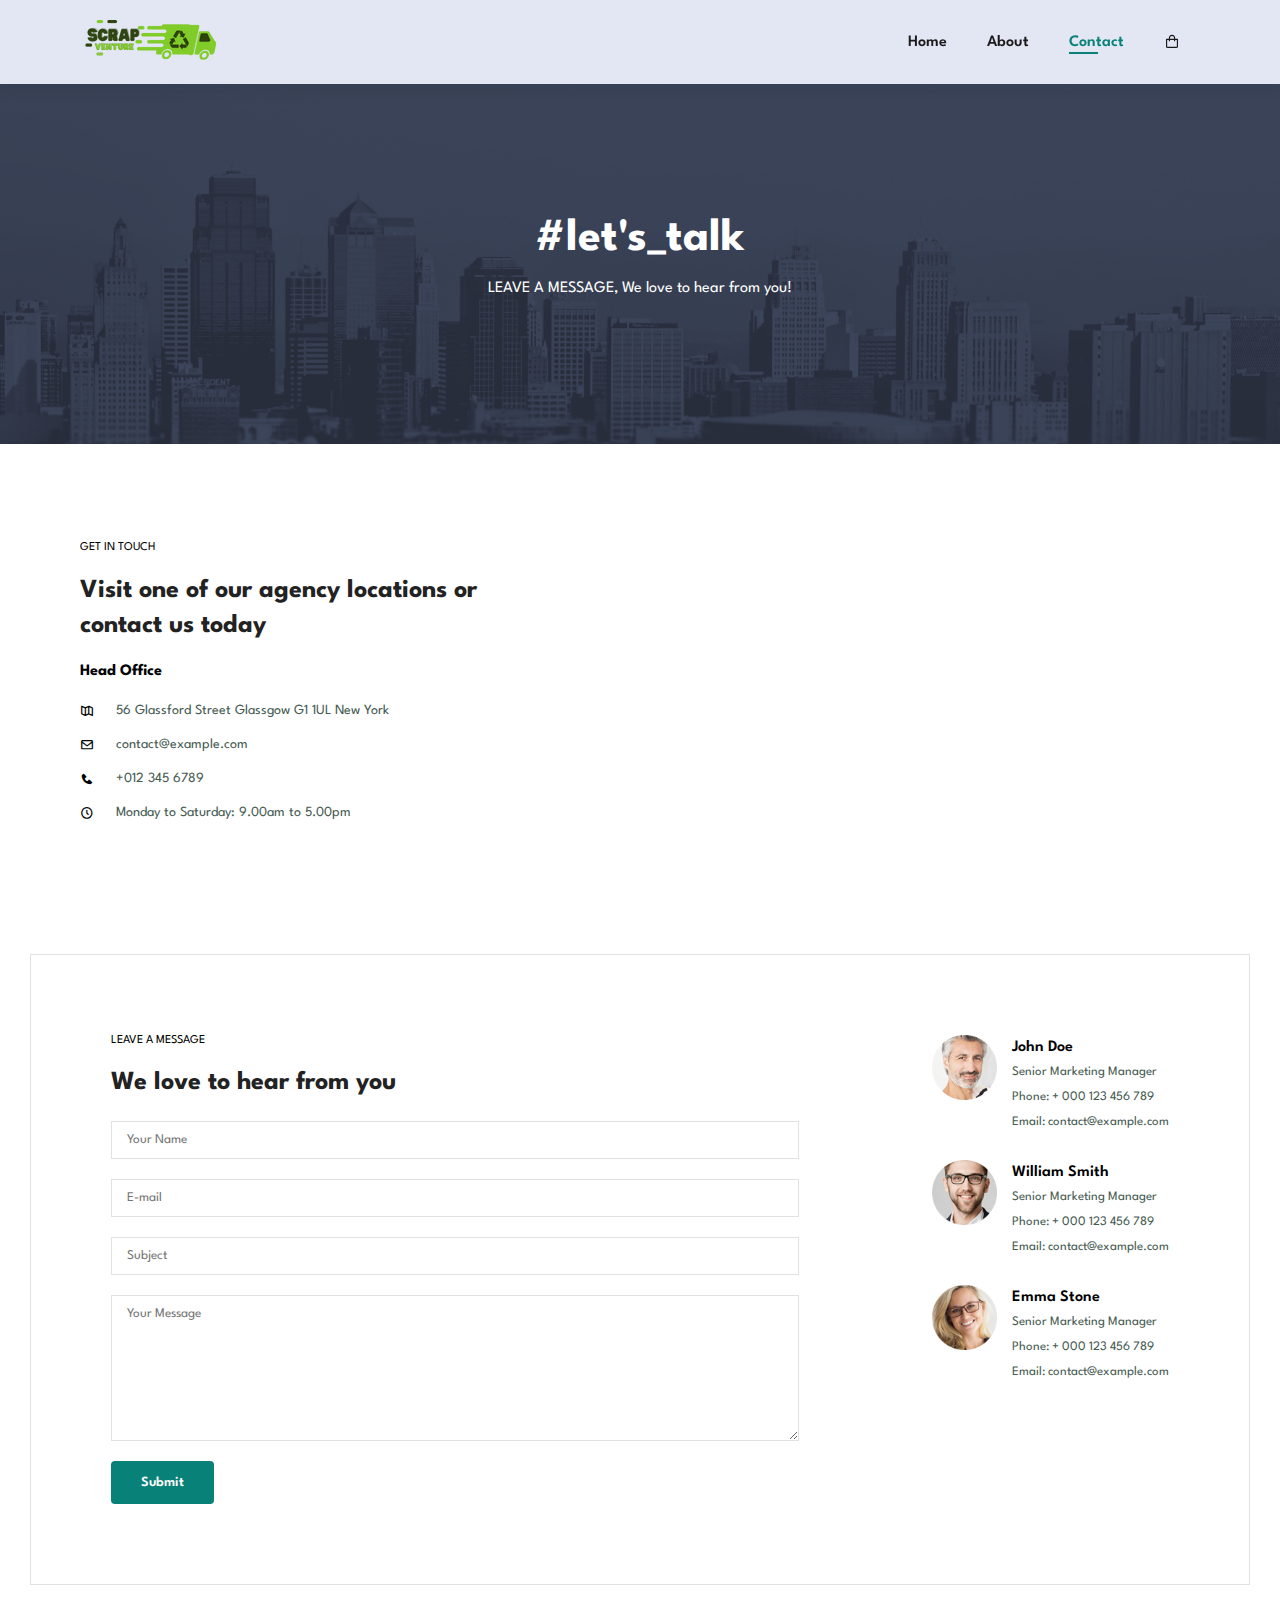
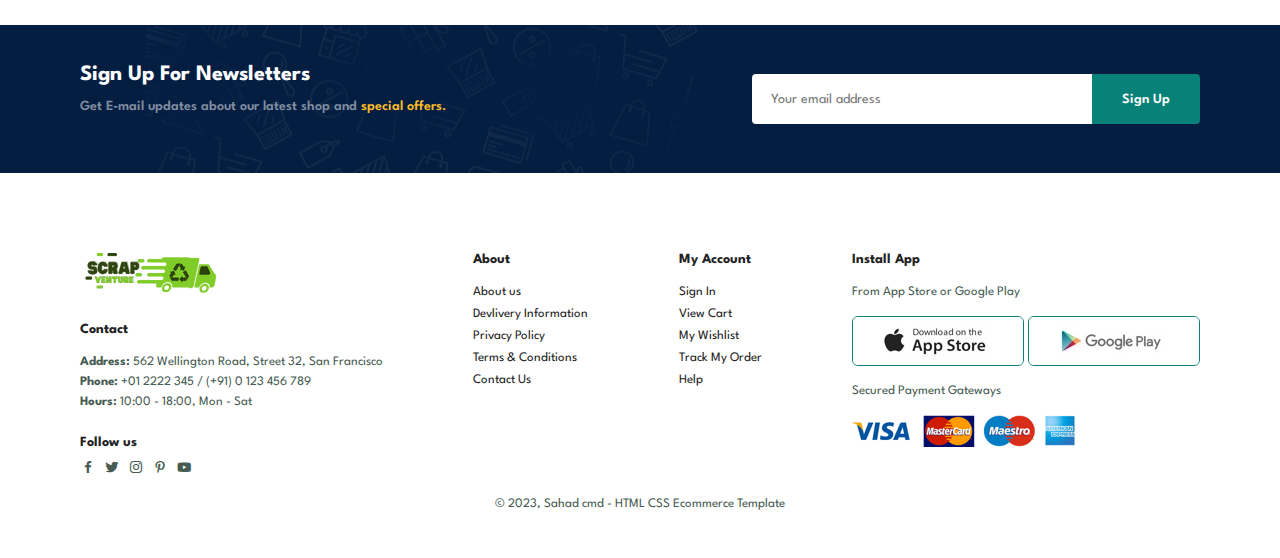
<file: contact.html>
<!DOCTYPE html>
<html lang="en">

    <head>
        <meta charset="UTF-8">
        <meta http-equiv="X-UA-Compatible" content="IE=edge">
        <meta name="viewport" content="width=device-width, initial-scale=1.0">
        <title>Cara</title>
        <link rel="icon" type="image/x-icon" href="/img/icon1.png">
        <link rel="stylesheet" href="https://cdn.jsdelivr.net/npm/boxicons@latest/css/boxicons.min.css">
        <link rel="stylesheet" href="style.css">
    </head>

    <body>
        <section id="header">
            <a href="#"><img src="img/scrap.png" class="logo" alt=""></a>

            <div>
                <ul id="navbar">
                    <li><a href="index.html">Home</a></li>
                    <!-- <li><a href="shop.html">Shop</a></li> -->
                    <!-- <li><a href="blog.html">Blog</a></li> -->
                    <li><a href="about.html">About</a></li>
                    <li><a class="active" href="contact.html">Contact</a></li>
                    <li id="lg-bag"><a href="cart.html"><i class='bx bx-shopping-bag' ></i></a></li>
                    <a href="#" id="close"><i class='bx bx-x'></i></a>
                </ul>
            </div>
            <div id="mobile">
                <a href="cart.html"><i class='bx bx-shopping-bag' ></i></a>
                <i id="bar" class='bx bx-menu'></i>
            </div>
        </section>

        <section id="page-header" class="about-header">
            <h2>#let's_talk</h2>
            <p>LEAVE A MESSAGE, We love to hear from you!</p>
        </section>

        <section id="contact-details" class="section-p1">
            <div class="details">
                <span>GET IN TOUCH</span>
                <h2>Visit one of our agency locations or contact us today</h2>
                <h3>Head Office</h3>
                <div>
                    <li>
                        <i class='bx bx-map-alt'></i>
                        <p>56 Glassford Street Glassgow G1 1UL New York</p>
                    </li>
                    <li>
                        <i class='bx bx-envelope' ></i>
                        <p>contact@example.com</p>
                    </li>
                    <li>
                        <i class='bx bxs-phone' ></i>
                        <p>+012 345 6789</p>
                    </li>
                    <li>
                        <i class='bx bx-time-five' ></i>
                        <p>Monday to Saturday: 9.00am to 5.00pm</p>
                    </li>
                </div>
            </div>

            <div class="map">
                <iframe src="https://www.google.com/maps/embed?pb=!1m18!1m12!1m3!1d2990.3185103400815!2d-3.6908611576192945!3d40.45302552610838!2m3!1f0!2f0!3f0!3m2!1i1024!2i768!4f13.1!3m3!1m2!1s0xd4228e23705d39f%3A0xa8fff6d26e2b1988!2sSantiago%20Bernab%C3%A9u%20Stadium!5e0!3m2!1sen!2sin!4v1687112838955!5m2!1sen!2sin" width="600" height="450" style="border:0;" allowfullscreen="" loading="lazy" referrerpolicy="no-referrer-when-downgrade"></iframe>
            </div>
        </section>

        <section id="form-details">
            <form action="">
                <span>LEAVE A MESSAGE</span>
                <h2>We love to hear from you</h2>
                <input type="text" placeholder="Your Name">
                <input type="text" placeholder="E-mail">
                <input type="text" placeholder="Subject">
                <textarea name="" id="" cols="30" rows="10" placeholder="Your Message"></textarea>
                <button class="normal">Submit</button>
            </form>

            <div class="people">
                <div>
                    <img src="./img/people/1.png" alt="">
                    <p><span>John Doe</span> Senior Marketing Manager <br> Phone: + 000 123 456 789 <br> Email: contact@example.com</p>
                </div>
                <div>
                    <img src="./img/people/2.png" alt="">
                    <p><span>William Smith</span> Senior Marketing Manager <br> Phone: + 000 123 456 789 <br> Email: contact@example.com</p>
                </div>
                <div>
                    <img src="./img/people/3.png" alt="">
                    <p><span>Emma Stone</span> Senior Marketing Manager <br> Phone: + 000 123 456 789 <br> Email: contact@example.com</p>
                </div>
            </div>
        </section>

        <section id="newsletter" class="section-p1 section-m1">
            <div class="newstext">
                <h4>Sign Up For Newsletters</h4>
                <p>Get E-mail updates about our latest shop and <span>special offers.</span></p>
            </div>
            <div class="form">
                <input type="text" placeholder="Your email address">
                <button class="normal">Sign Up</button>
            </div>
        </section>

        <footer class="section-p1">
            <div class="col">
                <img class="logo" src="./img/scrap.png" alt="">
                <h4>Contact</h4>
                <p><strong>Address:</strong> 562 Wellington Road, Street 32, San Francisco</p>
                <p><strong>Phone:</strong> +01 2222 345 / (+91) 0 123 456 789</p>
                <p><strong>Hours:</strong> 10:00 - 18:00, Mon - Sat</p>
                <div class="follow">
                    <h4>Follow us</h4>
                    <div class="icon">
                        <i class='bx bxl-facebook'></i>
                        <i class='bx bxl-twitter' ></i>
                        <i class='bx bxl-instagram' ></i>
                        <i class='bx bxl-pinterest-alt' ></i>
                        <i class='bx bxl-youtube' ></i>
                    </div>
                </div>
            </div>

            <div class="col">
                <h4>About</h4>
                <a href="#">About us</a>
                <a href="#">Devlivery Information</a>
                <a href="#">Privacy Policy</a>
                <a href="#">Terms & Conditions</a>
                <a href="#">Contact Us</a>
            </div>

            <div class="col">
                <h4>My Account</h4>
                <a href="#">Sign In</a>
                <a href="#">View Cart</a>
                <a href="#">My Wishlist</a>
                <a href="#">Track My Order</a>
                <a href="#">Help</a>
            </div>

            <div class="col install">
                <h4>Install App</h4>
                <p>From App Store or Google Play</p>
                <div class="row">
                    <img src="./img/pay/app.jpg" alt="">
                    <img src="./img/pay/play.jpg" alt="">
                </div>
                <p>Secured Payment Gateways</p>
                <img src="./img/pay/pay.png" alt="">
            </div>

            <div class="copyright">
                <p>© 2023, Sahad cmd - HTML CSS Ecommerce Template</p>
            </div>
        </footer>

        <script src="script.js"></script>
    </body>
</html>
</file>
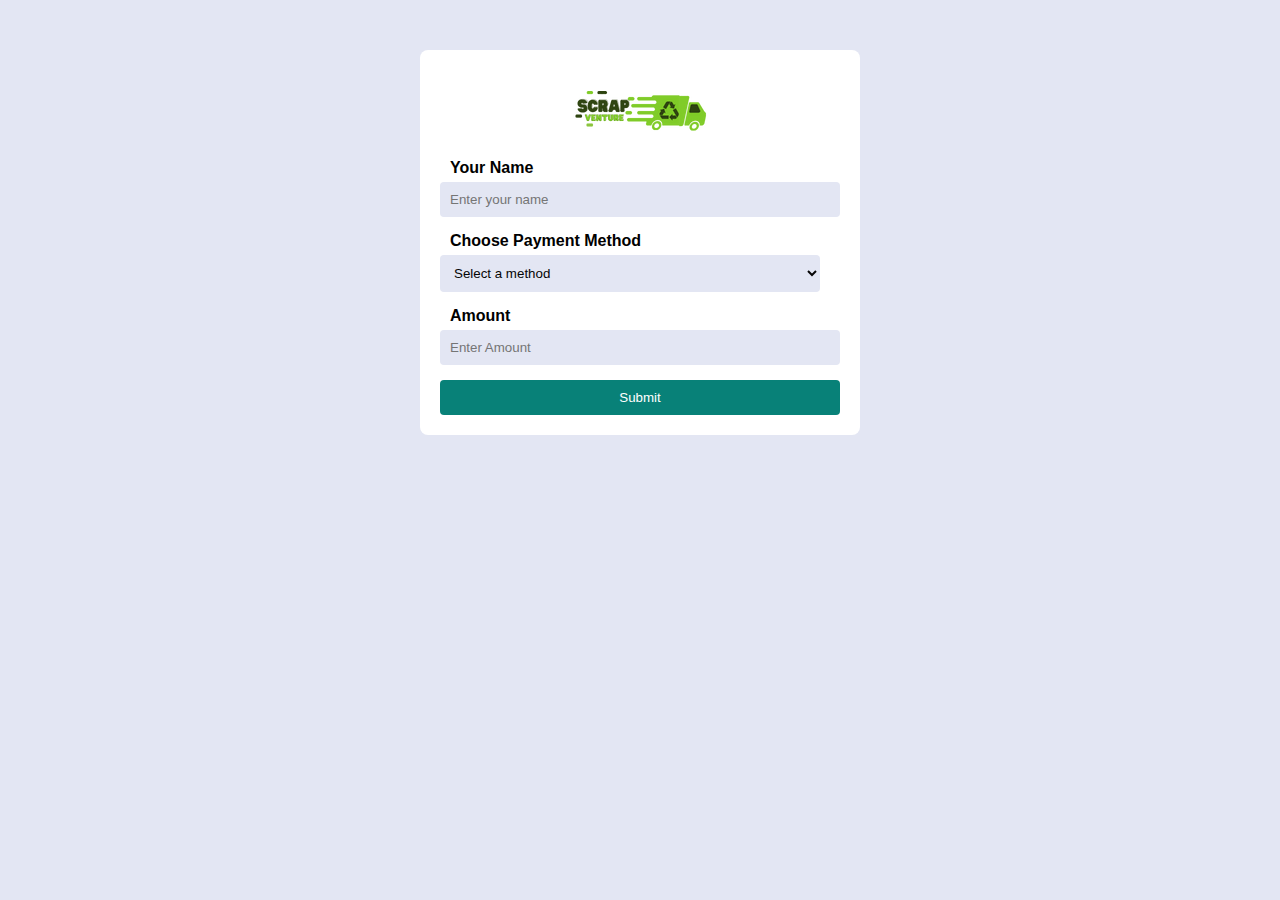
<file: payment.html>
<!DOCTYPE html>
<html lang="en">
<head>
  <meta charset="UTF-8">
  <meta name="viewport" content="width=device-width, initial-scale=1.0">
  <title>Payment Gateway - The Vendor</title>
  <link rel="stylesheet" href="payment.css">
</head>
<body>
  <div class="payment-container">
    <h1 class="logo"><img src="img/scrap.png"></h1>
    <form id="payment-form">
      <!-- User Mobile Banking Number -->
      <div class="form-group">
        <label for="user-number">Your Name</label>
        <input type="text" id="user-number" name="userNumber" placeholder="Enter your name" required>
      </div>

      <!-- Choose Payment Method -->
      <div class="form-group">
        <label for="payment-method">Choose Payment Method</label>
        <select id="payment-method" name="paymentMethod" required>
          <option value="" disabled selected>Select a method</option>
          <option value="bkash">Bkash</option>
          <option value="nagad">Nagad</option>
          <option value="paypal">PayPal</option>
        </select>
      </div>

      <!-- Dynamic Payment Fields -->
      <div id="payment-details" class="form-group">
        <!-- Details will be dynamically inserted here -->
      </div>

      <!-- Payment Amount -->
      <div class="form-group">
        <label for="amount">Amount</label>
        <input type="number" id="amount" name="amount" placeholder="Enter Amount" required min="1">
      </div>

      <!-- Buttons -->
      <div class="button-group">
        <button type="submit" class="btn btn2">Submit</button>
      </div>
    </form>
  </div>

  <script src="payment.js"></script>
</body>
</html>
</file>
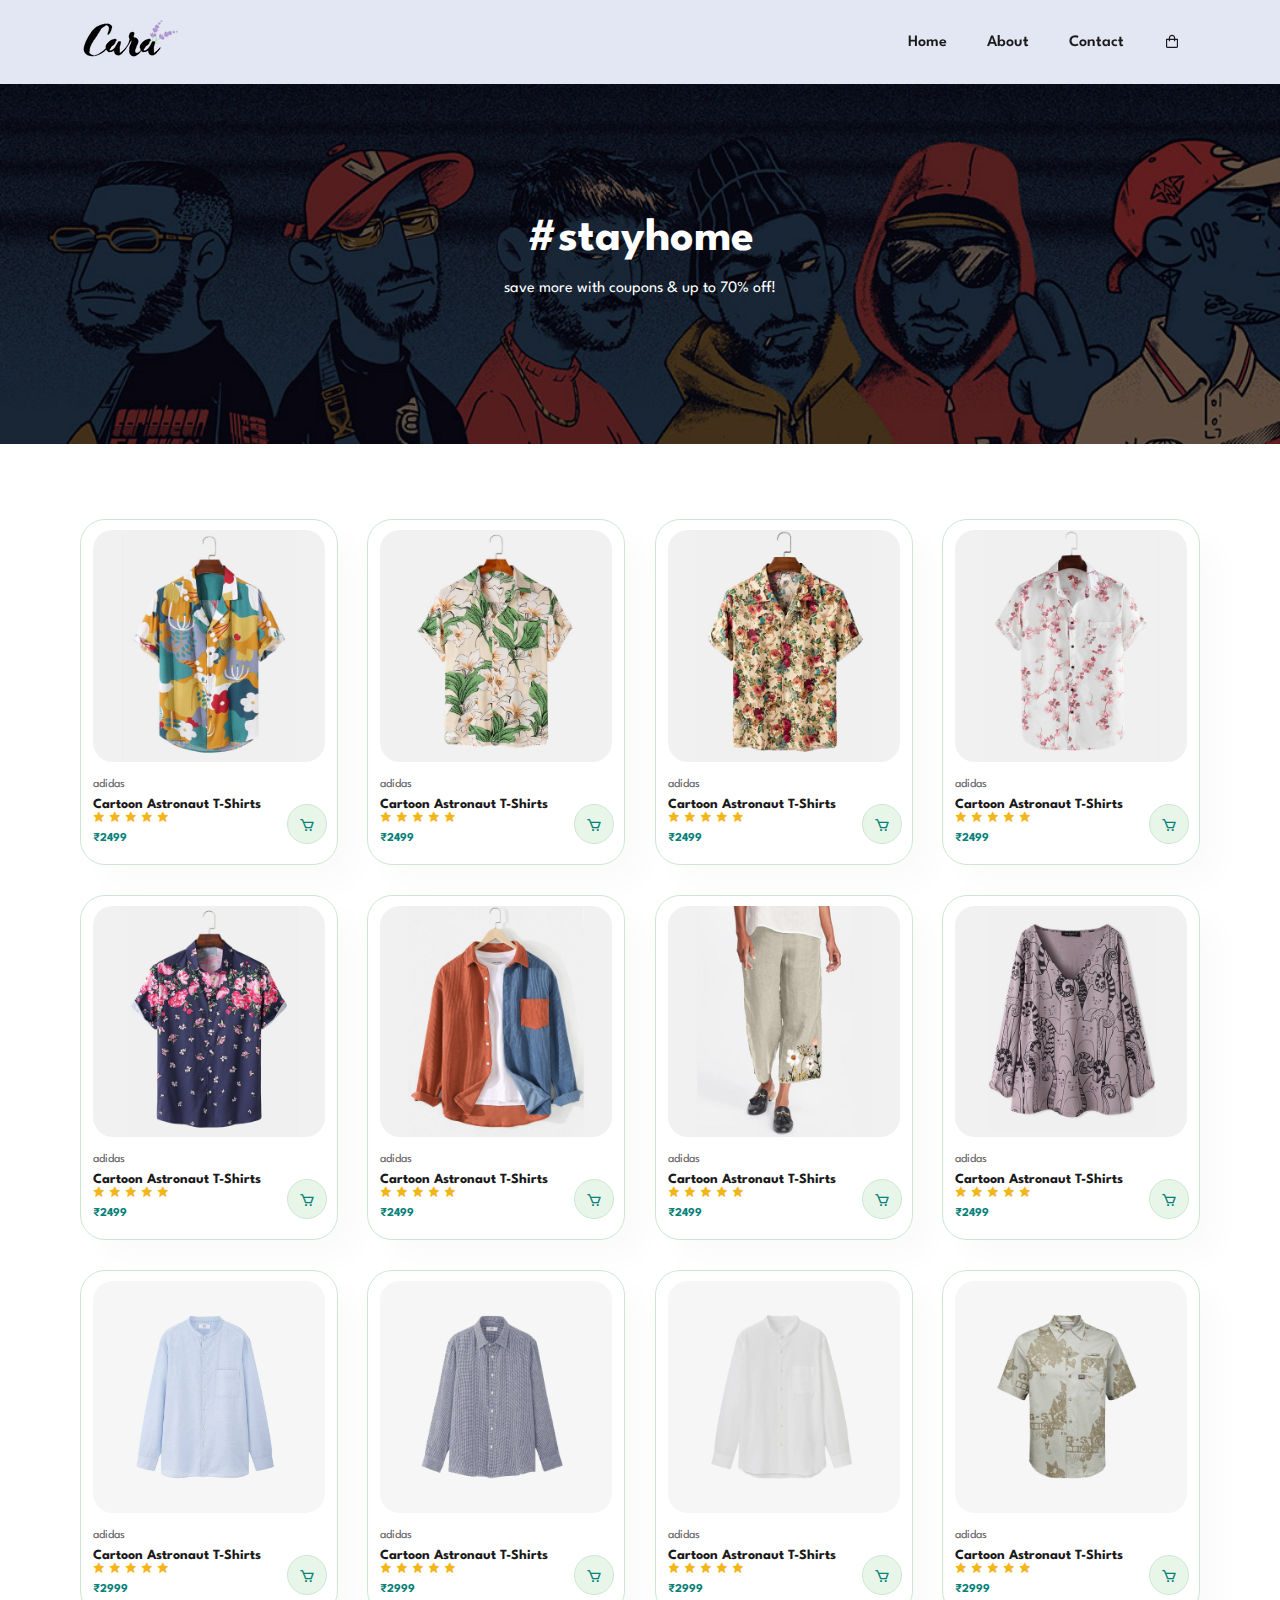
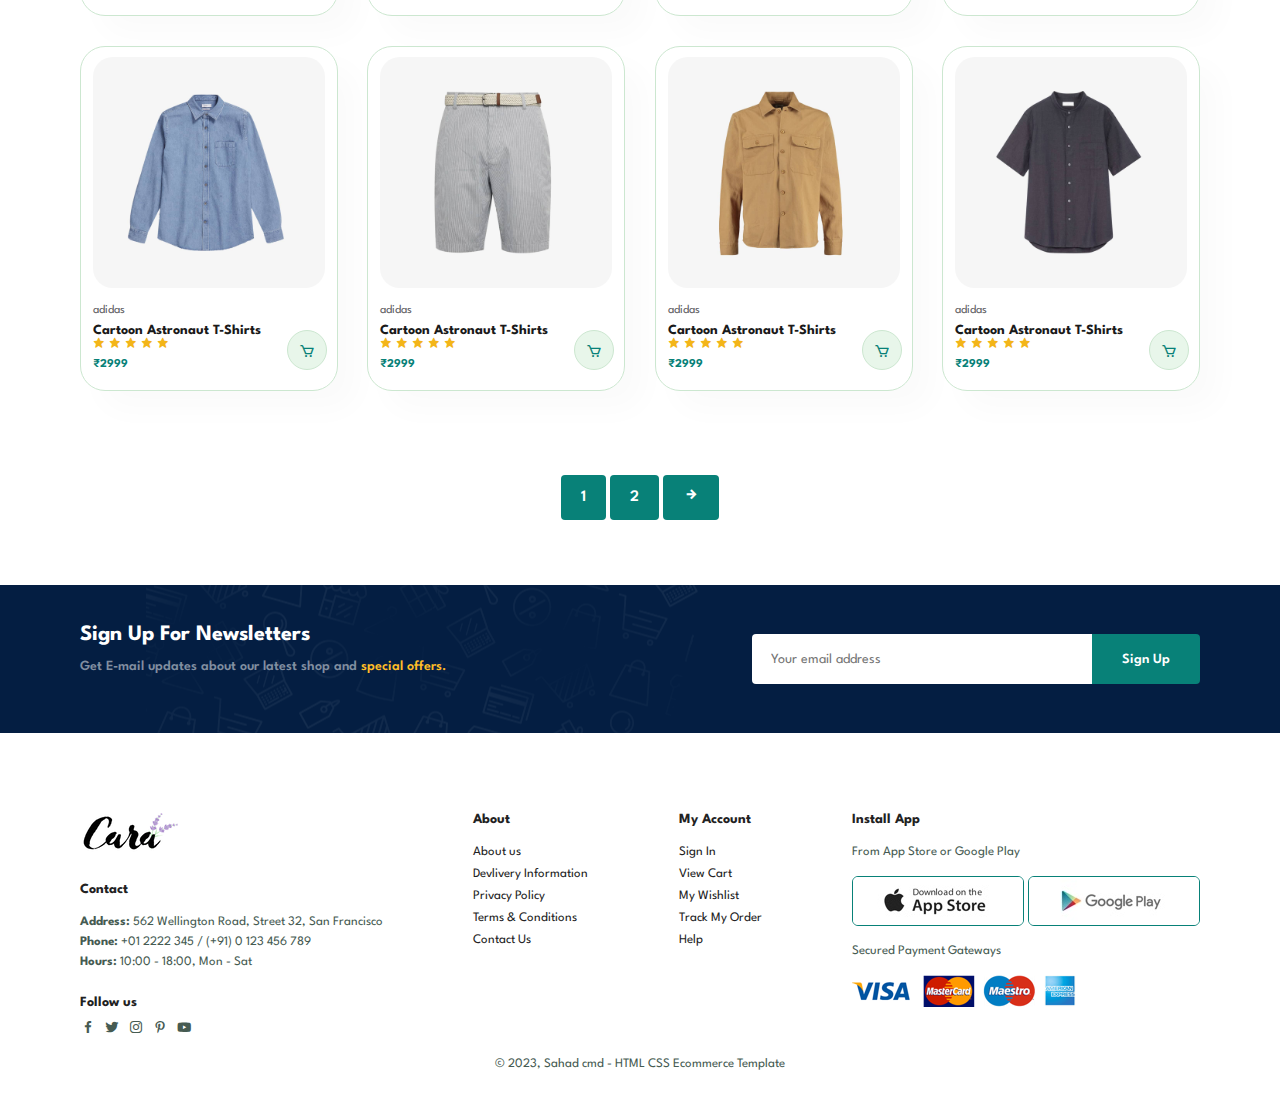
<file: shop.html>
<!DOCTYPE html>
<html lang="en">

    <head>
        <meta charset="UTF-8">
        <meta http-equiv="X-UA-Compatible" content="IE=edge">
        <meta name="viewport" content="width=device-width, initial-scale=1.0">
        <title>Cara</title>
        <link rel="icon" type="image/x-icon" href="/img/icon1.png">
        <link rel="stylesheet" href="https://cdn.jsdelivr.net/npm/boxicons@latest/css/boxicons.min.css">
        <link rel="stylesheet" href="style.css">
    </head>

    <body>
        <section id="header">
            <a href="#"><img src="img/logo.png" class="logo" alt=""></a>

            <div>
                <ul id="navbar">
                    <li><a href="index.html">Home</a></li>
                    <!-- <li><a class="active" href="shop.html">Shop</a></li> -->
                    <!-- <li><a href="blog.html">Blog</a></li> -->
                    <li><a href="about.html">About</a></li>
                    <li><a href="contact.html">Contact</a></li>
                    <li id="lg-bag"><a href="cart.html"><i class='bx bx-shopping-bag' ></i></a></li>
                    <a href="#" id="close"><i class='bx bx-x'></i></a>
                </ul>
            </div>
            <div id="mobile">
                <a href="cart.html"><i class='bx bx-shopping-bag' ></i></a>
                <i id="bar" class='bx bx-menu'></i>
            </div>
        </section>

        <section id="page-header">
            <h2>#stayhome</h2>
            <p>save more with coupons & up to 70% off!</p>
        </section> 

        <section id="product1" class="section-p1">
            <div class="pro-container">
                <div class="pro" onclick="window.location.href='sproduct.html';">
                    <img class="shirt" src="img/products/f1.jpg" alt="">
                    <div class="des">
                        <span>adidas</span>
                        <h5>Cartoon Astronaut T-Shirts</h5>
                        <div class="star">
                            <i class='bx bxs-star' ></i>
                            <i class='bx bxs-star' ></i>
                            <i class='bx bxs-star' ></i>
                            <i class='bx bxs-star' ></i>
                            <i class='bx bxs-star' ></i>
                        </div>
                        <h4>₹2499</h4>
                    </div>
                    <a href="#"><i class='bx bx-cart cart' ></i></a>
                </div>
                <div class="pro">
                    <img class="shirt" src="img/products/f2.jpg" alt="">
                    <div class="des">
                        <span>adidas</span>
                        <h5>Cartoon Astronaut T-Shirts</h5>
                        <div class="star">
                            <i class='bx bxs-star' ></i>
                            <i class='bx bxs-star' ></i>
                            <i class='bx bxs-star' ></i>
                            <i class='bx bxs-star' ></i>
                            <i class='bx bxs-star' ></i>
                        </div>
                        <h4>₹2499</h4>
                    </div>
                    <a href="#"><i class='bx bx-cart cart' ></i></a>
                </div>
                <div class="pro">
                    <img class="shirt" src="img/products/f3.jpg" alt="">
                    <div class="des">
                        <span>adidas</span>
                        <h5>Cartoon Astronaut T-Shirts</h5>
                        <div class="star">
                            <i class='bx bxs-star' ></i>
                            <i class='bx bxs-star' ></i>
                            <i class='bx bxs-star' ></i>
                            <i class='bx bxs-star' ></i>
                            <i class='bx bxs-star' ></i>
                        </div>
                        <h4>₹2499</h4>
                    </div>
                    <a href="#"><i class='bx bx-cart cart' ></i></a>
                </div>
                <div class="pro">
                    <img class="shirt" src="img/products/f4.jpg" alt="">
                    <div class="des">
                        <span>adidas</span>
                        <h5>Cartoon Astronaut T-Shirts</h5>
                        <div class="star">
                            <i class='bx bxs-star' ></i>
                            <i class='bx bxs-star' ></i>
                            <i class='bx bxs-star' ></i>
                            <i class='bx bxs-star' ></i>
                            <i class='bx bxs-star' ></i>
                        </div>
                        <h4>₹2499</h4>
                    </div>
                    <a href="#"><i class='bx bx-cart cart' ></i></a>
                </div>
                <div class="pro">
                    <img class="shirt" src="img/products/f5.jpg" alt="">
                    <div class="des">
                        <span>adidas</span>
                        <h5>Cartoon Astronaut T-Shirts</h5>
                        <div class="star">
                            <i class='bx bxs-star' ></i>
                            <i class='bx bxs-star' ></i>
                            <i class='bx bxs-star' ></i>
                            <i class='bx bxs-star' ></i>
                            <i class='bx bxs-star' ></i>
                        </div>
                        <h4>₹2499</h4>
                    </div>
                    <a href="#"><i class='bx bx-cart cart' ></i></a>
                </div>
                <div class="pro">
                    <img class="shirt" src="img/products/f6.jpg" alt="">
                    <div class="des">
                        <span>adidas</span>
                        <h5>Cartoon Astronaut T-Shirts</h5>
                        <div class="star">
                            <i class='bx bxs-star' ></i>
                            <i class='bx bxs-star' ></i>
                            <i class='bx bxs-star' ></i>
                            <i class='bx bxs-star' ></i>
                            <i class='bx bxs-star' ></i>
                        </div>
                        <h4>₹2499</h4>
                    </div>
                    <a href="#"><i class='bx bx-cart cart' ></i></a>
                </div>
                <div class="pro">
                    <img class="shirt" src="img/products/f7.jpg" alt="">
                    <div class="des">
                        <span>adidas</span>
                        <h5>Cartoon Astronaut T-Shirts</h5>
                        <div class="star">
                            <i class='bx bxs-star' ></i>
                            <i class='bx bxs-star' ></i>
                            <i class='bx bxs-star' ></i>
                            <i class='bx bxs-star' ></i>
                            <i class='bx bxs-star' ></i>
                        </div>
                        <h4>₹2499</h4>
                    </div>
                    <a href="#"><i class='bx bx-cart cart' ></i></a>
                </div>
                <div class="pro">
                    <img class="shirt" src="img/products/f8.jpg" alt="">
                    <div class="des">
                        <span>adidas</span>
                        <h5>Cartoon Astronaut T-Shirts</h5>
                        <div class="star">
                            <i class='bx bxs-star' ></i>
                            <i class='bx bxs-star' ></i>
                            <i class='bx bxs-star' ></i>
                            <i class='bx bxs-star' ></i>
                            <i class='bx bxs-star' ></i>
                        </div>
                        <h4>₹2499</h4>
                    </div>
                    <a href="#"><i class='bx bx-cart cart' ></i></a>
                </div>
            
                <div class="pro">
                    <img class="shirt" src="img/products/n1.jpg" alt="">
                    <div class="des">
                        <span>adidas</span>
                        <h5>Cartoon Astronaut T-Shirts</h5>
                        <div class="star">
                            <i class='bx bxs-star' ></i>
                            <i class='bx bxs-star' ></i>
                            <i class='bx bxs-star' ></i>
                            <i class='bx bxs-star' ></i>
                            <i class='bx bxs-star' ></i>
                        </div>
                        <h4>₹2999</h4>
                    </div>
                    <a href="#"><i class='bx bx-cart cart' ></i></a>
                </div>
                <div class="pro">
                    <img class="shirt" src="img/products/n2.jpg" alt="">
                    <div class="des">
                        <span>adidas</span>
                        <h5>Cartoon Astronaut T-Shirts</h5>
                        <div class="star">
                            <i class='bx bxs-star' ></i>
                            <i class='bx bxs-star' ></i>
                            <i class='bx bxs-star' ></i>
                            <i class='bx bxs-star' ></i>
                            <i class='bx bxs-star' ></i>
                        </div>
                        <h4>₹2999</h4>
                    </div>
                    <a href="#"><i class='bx bx-cart cart' ></i></a>
                </div>
                <div class="pro">
                    <img class="shirt" src="img/products/n3.jpg" alt="">
                    <div class="des">
                        <span>adidas</span>
                        <h5>Cartoon Astronaut T-Shirts</h5>
                        <div class="star">
                            <i class='bx bxs-star' ></i>
                            <i class='bx bxs-star' ></i>
                            <i class='bx bxs-star' ></i>
                            <i class='bx bxs-star' ></i>
                            <i class='bx bxs-star' ></i>
                        </div>
                        <h4>₹2999</h4>
                    </div>
                    <a href="#"><i class='bx bx-cart cart' ></i></a>
                </div>
                <div class="pro">
                    <img class="shirt" src="img/products/n4.jpg" alt="">
                    <div class="des">
                        <span>adidas</span>
                        <h5>Cartoon Astronaut T-Shirts</h5>
                        <div class="star">
                            <i class='bx bxs-star' ></i>
                            <i class='bx bxs-star' ></i>
                            <i class='bx bxs-star' ></i>
                            <i class='bx bxs-star' ></i>
                            <i class='bx bxs-star' ></i>
                        </div>
                        <h4>₹2999</h4>
                    </div>
                    <a href="#"><i class='bx bx-cart cart' ></i></a>
                </div>
                <div class="pro">
                    <img class="shirt" src="img/products/n5.jpg" alt="">
                    <div class="des">
                        <span>adidas</span>
                        <h5>Cartoon Astronaut T-Shirts</h5>
                        <div class="star">
                            <i class='bx bxs-star' ></i>
                            <i class='bx bxs-star' ></i>
                            <i class='bx bxs-star' ></i>
                            <i class='bx bxs-star' ></i>
                            <i class='bx bxs-star' ></i>
                        </div>
                        <h4>₹2999</h4>
                    </div>
                    <a href="#"><i class='bx bx-cart cart' ></i></a>
                </div>
                <div class="pro">
                    <img class="shirt" src="img/products/n6.jpg" alt="">
                    <div class="des">
                        <span>adidas</span>
                        <h5>Cartoon Astronaut T-Shirts</h5>
                        <div class="star">
                            <i class='bx bxs-star' ></i>
                            <i class='bx bxs-star' ></i>
                            <i class='bx bxs-star' ></i>
                            <i class='bx bxs-star' ></i>
                            <i class='bx bxs-star' ></i>
                        </div>
                        <h4>₹2999</h4>
                    </div>
                    <a href="#"><i class='bx bx-cart cart' ></i></a>
                </div>
                <div class="pro">
                    <img class="shirt" src="img/products/n7.jpg" alt="">
                    <div class="des">
                        <span>adidas</span>
                        <h5>Cartoon Astronaut T-Shirts</h5>
                        <div class="star">
                            <i class='bx bxs-star' ></i>
                            <i class='bx bxs-star' ></i>
                            <i class='bx bxs-star' ></i>
                            <i class='bx bxs-star' ></i>
                            <i class='bx bxs-star' ></i>
                        </div>
                        <h4>₹2999</h4>
                    </div>
                    <a href="#"><i class='bx bx-cart cart' ></i></a>
                </div>
                <div class="pro">
                    <img class="shirt" src="img/products/n8.jpg" alt="">
                    <div class="des">
                        <span>adidas</span>
                        <h5>Cartoon Astronaut T-Shirts</h5>
                        <div class="star">
                            <i class='bx bxs-star' ></i>
                            <i class='bx bxs-star' ></i>
                            <i class='bx bxs-star' ></i>
                            <i class='bx bxs-star' ></i>
                            <i class='bx bxs-star' ></i>
                        </div>
                        <h4>₹2999</h4>
                    </div>
                    <a href="#"><i class='bx bx-cart cart' ></i></a>
                </div>
            </div>
        </section>

        <section id="pagination" class="section-p1">
            <a href="#">1</a>
            <a href="#">2</a>
            <a href="#"><i class='bx bx-right-arrow-alt'></i></a>
        </section>

        <section id="newsletter" class="section-p1 section-m1">
            <div class="newstext">
                <h4>Sign Up For Newsletters</h4>
                <p>Get E-mail updates about our latest shop and <span>special offers.</span></p>
            </div>
            <div class="form">
                <input type="text" placeholder="Your email address">
                <button class="normal">Sign Up</button>
            </div>
        </section>

        <footer class="section-p1">
            <div class="col">
                <img class="logo" src="./img/logo.png" alt="">
                <h4>Contact</h4>
                <p><strong>Address:</strong> 562 Wellington Road, Street 32, San Francisco</p>
                <p><strong>Phone:</strong> +01 2222 345 / (+91) 0 123 456 789</p>
                <p><strong>Hours:</strong> 10:00 - 18:00, Mon - Sat</p>
                <div class="follow">
                    <h4>Follow us</h4>
                    <div class="icon">
                        <i class='bx bxl-facebook'></i>
                        <i class='bx bxl-twitter' ></i>
                        <i class='bx bxl-instagram' ></i>
                        <i class='bx bxl-pinterest-alt' ></i>
                        <i class='bx bxl-youtube' ></i>
                    </div>
                </div>
            </div>

            <div class="col">
                <h4>About</h4>
                <a href="#">About us</a>
                <a href="#">Devlivery Information</a>
                <a href="#">Privacy Policy</a>
                <a href="#">Terms & Conditions</a>
                <a href="#">Contact Us</a>
            </div>

            <div class="col">
                <h4>My Account</h4>
                <a href="#">Sign In</a>
                <a href="#">View Cart</a>
                <a href="#">My Wishlist</a>
                <a href="#">Track My Order</a>
                <a href="#">Help</a>
            </div>

            <div class="col install">
                <h4>Install App</h4>
                <p>From App Store or Google Play</p>
                <div class="row">
                    <img src="./img/pay/app.jpg" alt="">
                    <img src="./img/pay/play.jpg" alt="">
                </div>
                <p>Secured Payment Gateways</p>
                <img src="./img/pay/pay.png" alt="">
            </div>

            <div class="copyright">
                <p>© 2023, Sahad cmd - HTML CSS Ecommerce Template</p>
            </div>
        </footer>

        <script src="script.js"></script>
    </body>
</html>
</file>
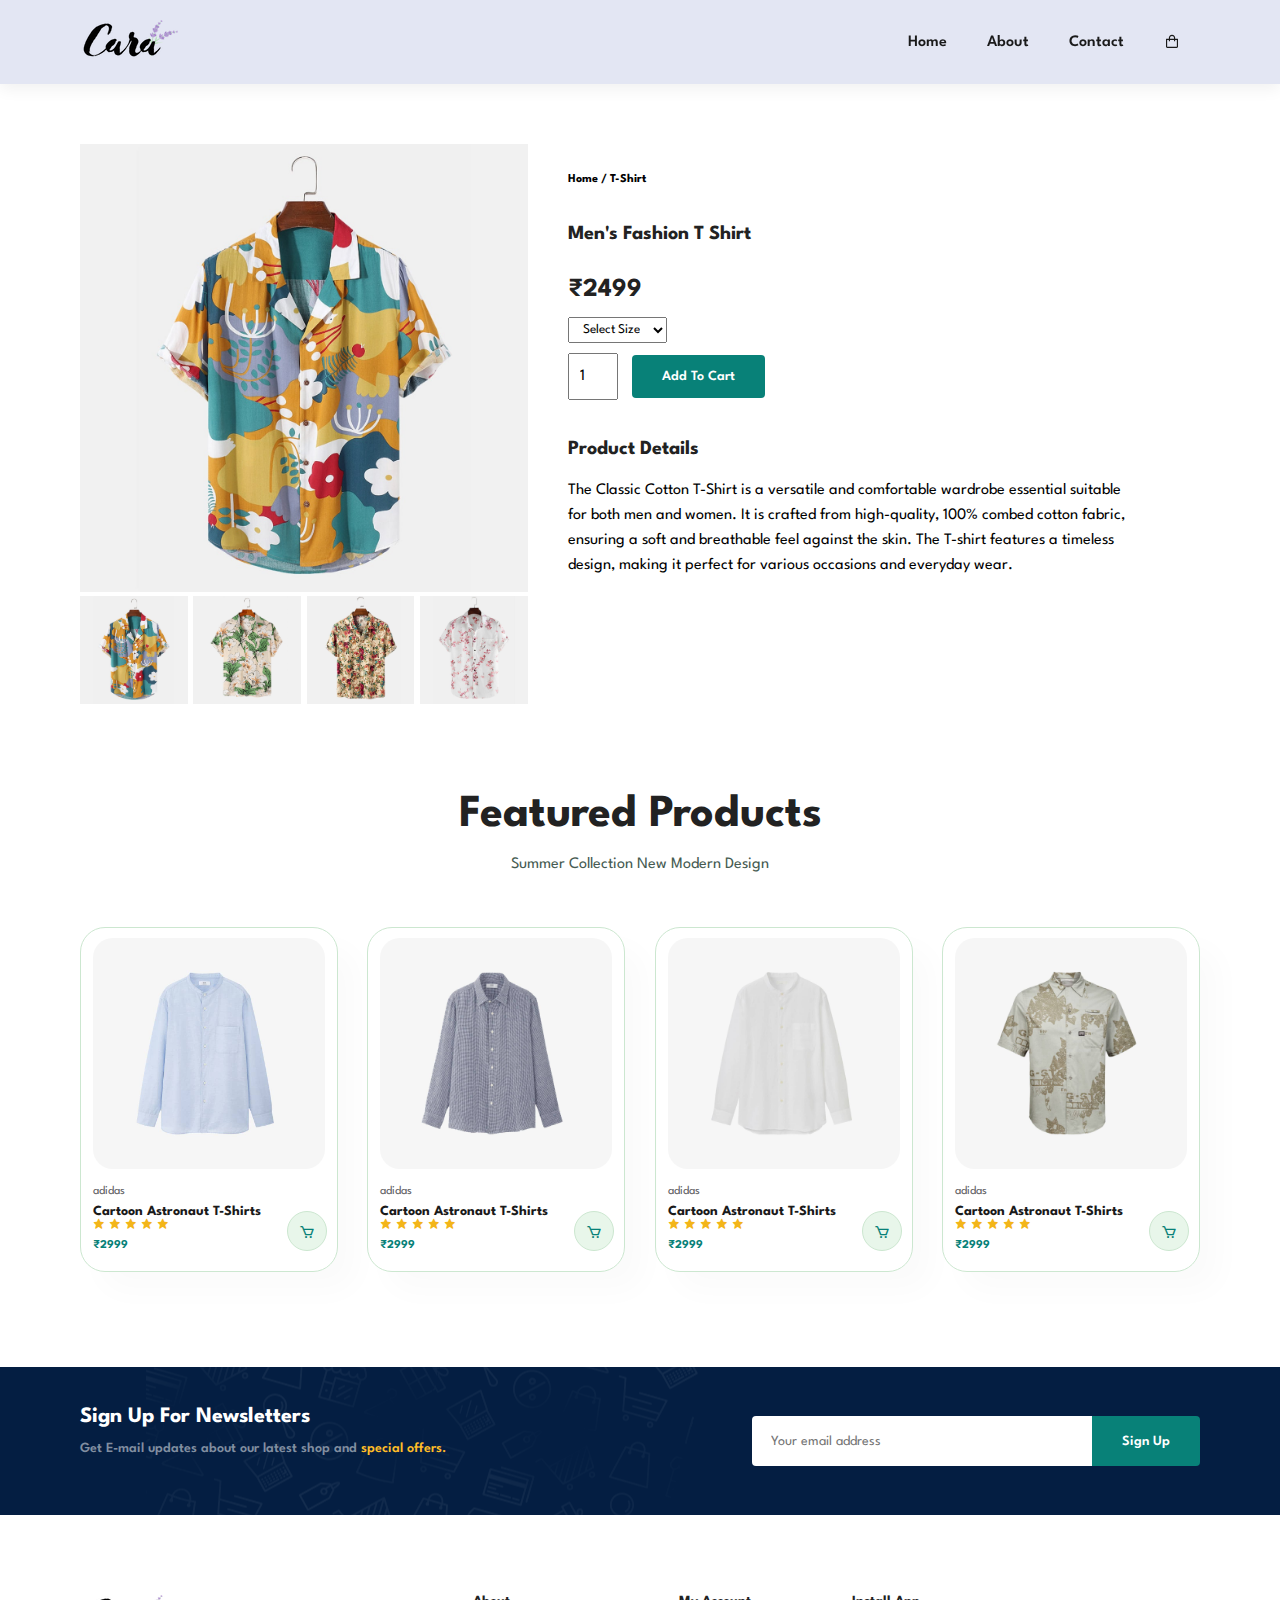
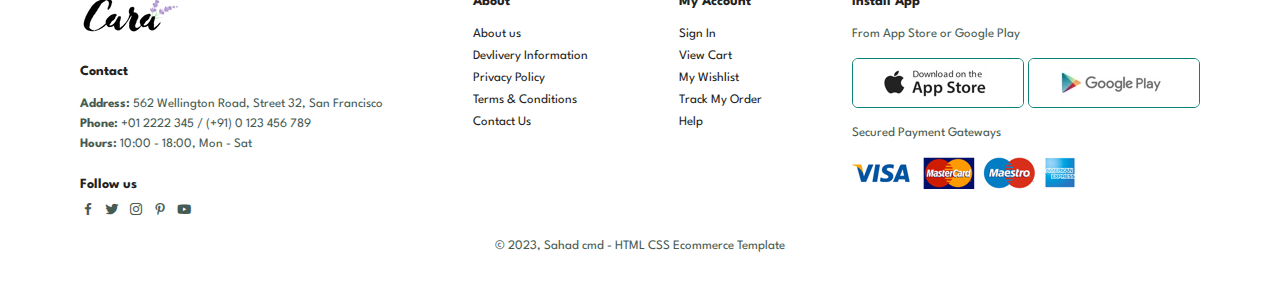
<file: sproduct.html>
<!DOCTYPE html>
<html lang="en">

    <head>
        <meta charset="UTF-8">
        <meta http-equiv="X-UA-Compatible" content="IE=edge">
        <meta name="viewport" content="width=device-width, initial-scale=1.0">
        <title>Cara</title>
        <link rel="icon" type="image/x-icon" href="/img/icon1.png">
        <link rel="stylesheet" href="https://cdn.jsdelivr.net/npm/boxicons@latest/css/boxicons.min.css">
        <link rel="stylesheet" href="style.css">
    </head>

    <body>
        <section id="header">
            <a href="#"><img src="img/logo.png" class="logo" alt=""></a>

            <div>
                <ul id="navbar">
                    <li><a href="index.html">Home</a></li>
                    <!-- <li><a class="active" href="shop.html">Shop</a></li>
                    <li><a href="blog.html">Blog</a></li> -->
                    <li><a href="about.html">About</a></li>
                    <li><a href="contact.html">Contact</a></li>
                    <li id="lg-bag"><a href="cart.html"><i class='bx bx-shopping-bag' ></i></a></li>
                    <a href="#" id="close"><i class='bx bx-x'></i></a>
                </ul>
            </div>
            <div id="mobile">
                <a href="cart.html"><i class='bx bx-shopping-bag' ></i></a>
                <i id="bar" class='bx bx-menu'></i>
            </div>
        </section>

        <section id="prodetails" class="section-p1">
            <div class="single-pro-image">
                <img src="./img/products/f1.jpg" width="100%" id="MainImg" alt="">

                <div class="small-img-group">
                    <div class="small-img-col">
                        <img src="./img/products/f1.jpg" width="100%" class="small-img" alt="">
                    </div>
                    <div class="small-img-col">
                        <img src="./img/products/f2.jpg" width="100%" class="small-img" alt="">
                    </div>
                    <div class="small-img-col">
                        <img src="./img/products/f3.jpg" width="100%" class="small-img" alt="">
                    </div>
                    <div class="small-img-col">
                        <img src="./img/products/f4.jpg" width="100%" class="small-img" alt="">
                    </div>
                </div>
            </div>

            <div class="single-pro-details">
                <h6>Home / T-Shirt</h6>
                <h4>Men's Fashion T Shirt</h4>
                <h2>₹2499</h2>
                <select>
                    <option>Select Size</option>
                    <option>Small</option>
                    <option>Medium</option>
                    <option>Large</option>
                    <option>XL</option>
                </select>
                <input type="number" value="1">
                <button class="normal">Add To Cart</button>
                <h4>Product Details</h4>
                <span>The Classic Cotton T-Shirt is a versatile and comfortable wardrobe essential suitable for both men and women. It is crafted from high-quality, 100% combed cotton fabric, ensuring a soft and breathable feel against the skin. The T-shirt features a timeless design, making it perfect for various occasions and everyday wear.</span>
            </div>
        </section>

        <section id="product1" class="section-p1">
            <h2>Featured Products</h2>
            <p>Summer Collection New Modern Design</p>
            <div class="pro-container">
                <div class="pro">
                    <img class="shirt" src="img/products/n1.jpg" alt="">
                    <div class="des">
                        <span>adidas</span>
                        <h5>Cartoon Astronaut T-Shirts</h5>
                        <div class="star">
                            <i class='bx bxs-star' ></i>
                            <i class='bx bxs-star' ></i>
                            <i class='bx bxs-star' ></i>
                            <i class='bx bxs-star' ></i>
                            <i class='bx bxs-star' ></i>
                        </div>
                        <h4>₹2999</h4>
                    </div>
                    <a href="#"><i class='bx bx-cart cart' ></i></a>
                </div>
                <div class="pro">
                    <img class="shirt" src="img/products/n2.jpg" alt="">
                    <div class="des">
                        <span>adidas</span>
                        <h5>Cartoon Astronaut T-Shirts</h5>
                        <div class="star">
                            <i class='bx bxs-star' ></i>
                            <i class='bx bxs-star' ></i>
                            <i class='bx bxs-star' ></i>
                            <i class='bx bxs-star' ></i>
                            <i class='bx bxs-star' ></i>
                        </div>
                        <h4>₹2999</h4>
                    </div>
                    <a href="#"><i class='bx bx-cart cart' ></i></a>
                </div>
                <div class="pro">
                    <img class="shirt" src="img/products/n3.jpg" alt="">
                    <div class="des">
                        <span>adidas</span>
                        <h5>Cartoon Astronaut T-Shirts</h5>
                        <div class="star">
                            <i class='bx bxs-star' ></i>
                            <i class='bx bxs-star' ></i>
                            <i class='bx bxs-star' ></i>
                            <i class='bx bxs-star' ></i>
                            <i class='bx bxs-star' ></i>
                        </div>
                        <h4>₹2999</h4>
                    </div>
                    <a href="#"><i class='bx bx-cart cart' ></i></a>
                </div>
                <div class="pro">
                    <img class="shirt" src="img/products/n4.jpg" alt="">
                    <div class="des">
                        <span>adidas</span>
                        <h5>Cartoon Astronaut T-Shirts</h5>
                        <div class="star">
                            <i class='bx bxs-star' ></i>
                            <i class='bx bxs-star' ></i>
                            <i class='bx bxs-star' ></i>
                            <i class='bx bxs-star' ></i>
                            <i class='bx bxs-star' ></i>
                        </div>
                        <h4>₹2999</h4>
                    </div>
                    <a href="#"><i class='bx bx-cart cart' ></i></a>
                </div>
            </div>
        </section>

        <section id="newsletter" class="section-p1 section-m1">
            <div class="newstext">
                <h4>Sign Up For Newsletters</h4>
                <p>Get E-mail updates about our latest shop and <span>special offers.</span></p>
            </div>
            <div class="form">
                <input type="text" placeholder="Your email address">
                <button class="normal">Sign Up</button>
            </div>
        </section>

        <footer class="section-p1">
            <div class="col">
                <img class="logo" src="./img/logo.png" alt="">
                <h4>Contact</h4>
                <p><strong>Address:</strong> 562 Wellington Road, Street 32, San Francisco</p>
                <p><strong>Phone:</strong> +01 2222 345 / (+91) 0 123 456 789</p>
                <p><strong>Hours:</strong> 10:00 - 18:00, Mon - Sat</p>
                <div class="follow">
                    <h4>Follow us</h4>
                    <div class="icon">
                        <i class='bx bxl-facebook'></i>
                        <i class='bx bxl-twitter' ></i>
                        <i class='bx bxl-instagram' ></i>
                        <i class='bx bxl-pinterest-alt' ></i>
                        <i class='bx bxl-youtube' ></i>
                    </div>
                </div>
            </div>

            <div class="col">
                <h4>About</h4>
                <a href="#">About us</a>
                <a href="#">Devlivery Information</a>
                <a href="#">Privacy Policy</a>
                <a href="#">Terms & Conditions</a>
                <a href="#">Contact Us</a>
            </div>

            <div class="col">
                <h4>My Account</h4>
                <a href="#">Sign In</a>
                <a href="#">View Cart</a>
                <a href="#">My Wishlist</a>
                <a href="#">Track My Order</a>
                <a href="#">Help</a>
            </div>

            <div class="col install">
                <h4>Install App</h4>
                <p>From App Store or Google Play</p>
                <div class="row">
                    <img src="./img/pay/app.jpg" alt="">
                    <img src="./img/pay/play.jpg" alt="">
                </div>
                <p>Secured Payment Gateways</p>
                <img src="./img/pay/pay.png" alt="">
            </div>

            <div class="copyright">
                <p>© 2023, Sahad cmd - HTML CSS Ecommerce Template</p>
            </div>
        </footer>

        <script>
            var MainImg = document.getElementById('MainImg');
            var smallImg = document.getElementsByClassName('small-img');
            
            smallImg[0].onclick = function(){
                MainImg.src = smallImg[0].src;
            }
            smallImg[1].onclick = function(){
                MainImg.src = smallImg[1].src;
            }
            smallImg[2].onclick = function(){
                MainImg.src = smallImg[2].src;
            }
            smallImg[3].onclick = function(){
                MainImg.src = smallImg[3].src;
            }
        </script>

        <script src="script.js"></script>
    </body>
</html>
</file>
<file: style.css>
@import url("https://fonts.googleapis.com/css2?family=Spartan:wght@100;200;300;400;500;600;700;800;900&display=swap");
* {
  margin: 0;
  padding: 0;
  box-sizing: border-box;
  font-family: "Spartan", sans-serif;
}

html {
  scroll-behavior: smooth;
}

/* Global Styles */

h1 {
  font-size: 50px;
  line-height: 64px;
  color: #222;
}

h2 {
  font-size: 46px;
  line-height: 54px;
  color: #222;
}

h4 {
  font-size: 20px;
  color: #222;
}

h6 {
  font-weight: 700;
  font-size: 12px;
}

p {
  font-size: 16px;
  color: #465b52;
  margin: 15px 0 20px 0;
}

.section-p1 {
  padding: 40px 80px;
}

.section-m1 {
  margin: 40px 0;
}

button.normal {
  font-size: 14px;
  font-weight: 600;
  color: #000;
  padding: 15px 30px;
  border-radius: 4px;
  background-color: #fff;
  cursor: pointer;
  border: none;
  outline: none;
  transition: 0.2s;
}

button.white {
  font-size: 13px;
  font-weight: 600;
  color: #fff;
  padding: 11px 18px;
  background-color: transparent;
  cursor: pointer;
  border: 1px solid #fff;
  outline: none;
  transition: 0.2s;
}

body {
  width: 100%;
}

/* Header Style */

#header {
  display: flex;
  align-items: center;
  justify-content: space-between;
  padding: 20px 80px;
  background: #E3E6F3;
  box-shadow: 0 5px 15px rgba(0, 0, 0, 0.06);
  z-index: 999;
  position: sticky;
  top: 0;
  left: 0;
}

#navbar {
  display: flex;
  align-items: center;
  justify-content: center;
}

#navbar li {
  list-style: none;
  padding: 0 20px;
  position: relative;
}

#navbar li a {
  text-decoration: none;
  font-size: 16px;
  font-weight: 600;
  color: #1a1a1a;
  transition: 0.3s ease;
}

#navbar li a:hover,
#navbar li a.active{
  color: #088178;
}

#navbar li a.active::after,
#navbar li a:hover::after{
  content: "";
  width: 30%;
  height: 2px;
  background: #088178;
  position: absolute;
  bottom: -4px;
  left: 20px;
}

#mobile {
  display: none;
  align-items: center;
}

#close {
  display: none;
}

/* Uber like section */

.ride-section {
  display: flex;
  justify-content: space-between;
  align-items: center;
  padding: 50px;
  max-width: 1200px;
  margin: auto;
  gap: 30px;
}

.ride-container {
  background: #ffffff;
  padding: 30px;
  border-radius: 12px;
  box-shadow: 0 4px 10px rgba(0, 128, 0, 0.2);
  width: 40%;
}

h1 {
  font-size: 28px;
  margin-bottom: 20px;
  color: #1b5e20;
}

.tab-buttons {
  display: flex;
  gap: 10px;
  margin-bottom: 20px;
}

.tab {
  background: #a5d6a7;
  border: none;
  padding: 10px 20px;
  border-radius: 8px;
  cursor: pointer;
  transition: background 0.3s;
}

.tab.active {
  background: #2e7d32;
  color: white;
}

.input-group {
  display: flex;
  align-items: center;
  background: #f1f8e9;
  padding: 10px;
  border-radius: 8px;
  margin-bottom: 15px;
  position: relative;
}

.input-group input {
  border: none;
  background: transparent;
  width: 100%;
  padding: 10px;
  font-size: 16px;
  outline: none;
}

.input-group .icon {
  position: absolute;
  right: 15px;
}

.date-time {
  display: flex;
  gap: 10px;
  margin-bottom: 20px;
}

.date-btn, .time-btn {
  border: none;
  background: #c8e6c9;
  padding: 10px 15px;
  border-radius: 8px;
  cursor: pointer;
}

.cta-btn {
  background: #2e7d32;
  color: white;
  border: none;
  padding: 15px;
  font-size: 16px;
  border-radius: 8px;
  cursor: pointer;
  width: 100%;
  transition: background 0.3s;
}

.cta-btn:hover {
  background: #1b5e20;
}

.map-container img {
  width: 100%;
  height: auto;
  border-radius: 12px;
  box-shadow: 0 4px 10px rgba(0, 128, 0, 0.2);
}

/* Responsive Styles */
@media (max-width: 1024px) {
  .ride-section {
      flex-direction: column;
      align-items: center;
      padding: 30px;
  }

  .ride-container {
      width: 80%;
  }

  .map-container {
      width: 100%;
  }
}

@media (max-width: 768px) {
  .ride-container {
      width: 90%;
  }

  .tab-buttons {
      justify-content: center;
  }

  .date-time {
      flex-direction: column;
  }

  .date-btn, .time-btn {
      width: 100%;
      text-align: center;
  }

  .cta-btn {
      font-size: 14px;
      padding: 12px;
  }
}

@media (max-width: 480px) {
  .ride-container {
      width: 100%;
      padding: 20px;
  }

  h1 {
      font-size: 24px;
      text-align: center;
  }

  .tab {
      padding: 8px 15px;
      font-size: 14px;
  }

  .input-group {
      flex-direction: column;
      align-items: flex-start;
      padding: 8px;
  }

  .input-group .icon {
      position: relative;
      margin-top: 5px;
  }

  .cta-btn {
      font-size: 14px;
      padding: 12px;
  }

  .map-container img {
      height: 200px;
      object-fit: cover;
  }
}

/* Main part of page */

#main {
  background-image: url("./img/bgr1.png");
  background-size: cover;
  height: 90vh;
  width: 100%;
  background-position: top 25% right 0;
  padding: 0 80px;
  display: flex;
  align-items: flex-start;
  justify-content: center;
  flex-direction: column;
}

#main h4 {
  padding-bottom: 15px;
}

#main h1 {
  color: #088178;
}

#main button {
  background-image: url("img/button.png");
  background-color: transparent;
  color: #088178;
  border: 0;
  padding: 14px 65px;
  background-repeat: no-repeat;
  cursor: pointer;
  font-weight: 700;
  font-size: 15px;
}

#feature {
  display: flex;
  justify-content: space-between;
  text-align: center;
  flex-wrap: wrap;
}

#feature .fe-box {
  width: 180px;
  text-align: center;
  padding: 25px 15px;
  box-shadow: 20px 20px 34px rgba(0, 0, 0, 0.03);
  border: 1px solid #cce7d0;
  border-radius: 4px;
  margin: 15px 0;
}

#feature .fe-box:hover {
  box-shadow: 10px 10px 74px rgba(100, 45, 211, 0.1);
}

#feature .fe-box img {
  width: 100%;
  margin-bottom: 10px;
}

#feature .fe-box h6 {
  padding: 9px 8px 6px 8px;
  line-height: 1;
  border-radius: 4px;
  color: #088178;
  background-color: #fddde4;
}

#feature .fe-box:nth-child(2) h6 {
  background-color: #cdebbc;
}

#feature .fe-box:nth-child(3) h6 {
  background-color: #abddf68f;
}

#feature .fe-box:nth-child(4) h6 {
  background-color: #c2bdf68f;
}

#feature .fe-box:nth-child(5) h6 {
  background-color: #ebd2bcb6;
}

#feature .fe-box:nth-child(6) h6 {
  background-color: #bcd4ebb0;
}

#product1 {
  text-align: center;
}

#product1 .pro-container{
  display: flex;
  justify-content: space-between;
  padding-top: 20px;
  flex-wrap: wrap;
}

#product1 .pro {
  width: 23%;
  min-width: 250px;
  padding: 10px 12px;
  border: 1px solid #cce7d0;
  border-radius: 25px;
  cursor: pointer;
  box-shadow: 20px 20px 30px rgba(0, 0, 0, 0.02);
  margin: 15px 0px;
  transition: transform 0.3s ease-in-out;
  position: relative;
}

#product1 .pro img.shirt{
  width: 100%;
  border-radius: 20px;
}

#product1 .pro:hover {
  box-shadow: 20px 20px 54px rgba(28, 77, 161, 0.06);
  transform: scale(1.08);
} 

#product1 .pro .des {
  text-align: start;
  padding: 10px 0;
}

#product1 .pro .des span {
  color: #606063;
  font-size: 12px;
}

#product1 .pro .des h5 {
  padding-top: 7px;
  color: #1a1a1a;
  font-size: 14px;
}

#product1 .pro .des i {
  font-size: 12px;
  color: rgb(243, 181, 25);
}

#product1 .pro .des h4 {
  padding-top: 7px;
  font-size: 12px;
  font-weight: 700;
  color: #088178;
}

#product1 .pro .cart {
  width: 40px;
  height: 40px;
  line-height: 40px;
  border-radius: 50px;
  background-color: #e8f6ea;
  font-weight: 500;
  color: #088178;
  border: 1px solid #cce7d0;
  position: absolute;
  bottom: 20px;
  right: 10px;
}

#banner {
  display: flex;
  justify-content: center;
  text-align: center;
  align-items: center;
  flex-direction: column;
  background-image: url("./img/banner/b2.jpg");
  width: 100%;
  height: 30vh;
  background-size:cover;
  background-position: center;
}

#banner h4 {
  color: #fff;
  font-size: 16px;
}

#banner h2 {
  color: #fff;
  font-size: 30px;
  padding: 10px 0;
}

#banner h2 span {
  color: #ef3636;
}

#banner button:hover {
  background-color: #088178;
  color: #fff; 
}

#sm-banner {
  display: flex;
  justify-content: space-between;
  flex-wrap: wrap;
}

#sm-banner .banner-box {
  display: flex;
  justify-content: center;
  align-items: flex-start;
  flex-direction: column;
  background-image: url("./img/banner/b17.jpg");
  min-width: 600px;
  height: 50vh;
  background-size:cover;
  background-position: center;
  padding: 30px;
  margin: 0 25px;
}

#sm-banner .banner-box2 {
  background-image: url("./img/banner/b10.jpg");
}

#sm-banner h4 {
  color: #fff;
  font-size: 20px;
  font-weight: 300;
}

#sm-banner h2 {
  color: #fff;
  font-size: 28px;
  font-weight: 800;
}

#sm-banner span {
  color: #fff;
  font-size: 14px;
  font-weight: 500;
  padding-bottom: 15px;
}

#sm-banner .banner-box:hover button {
  background-color: #088178;
  border: 1px solid #088178;
}

#banner3 {
  display: flex;
  justify-content: space-between;
  flex-wrap: wrap;
  padding: 0 80px;
}

#banner3 .banner-box {
  display: flex;
  justify-content: center;
  align-items: flex-start;
  flex-direction: column;
  background-image: url("./img/banner/b7.jpg");
  min-width: 30%;
  height: 30vh;
  background-size:cover;
  background-position: center;
  padding: 20px;
  margin-bottom: 20px;
}

#banner3 .banner-box2 {
  background-image: url("./img/banner/b4.jpg");
}

#banner3 .banner-box3 {
  background-image: url("./img/banner/b18.jpg");
}

#banner3 h2 {
  color: #fff;
  font-weight: 900;
  font-size: 22px;
}

#banner3 h3 {
  color: #ec544e;
  font-weight: 800;
  font-size: 15px;
}

#newsletter {
  display: flex;
  justify-content: space-between;
  flex-wrap: wrap;
  align-items: center;
  background-image: url("./img/banner/b14.png");
  background-repeat: no-repeat;
  background-position: 20% 30%;
  background-color: #041e42;
}

#newsletter h4 {
  font-size: 22px;
  font-weight: 700;
  color: #fff;
}

#newsletter p {
  font-size: 14px;
  font-weight: 600;
  color: #818ea0;
}

#newsletter span {
  color: #ffbd27;
}

#newsletter .form {
  display: flex;
  width: 40%;
}

#newsletter input {
  height: 3.125rem;
  padding: 0 1.25em;
  font-size: 14px;
  width: 100%;
  border: 1px solid transparent;
  border-radius: 4px;
  outline: none;
  border-top-right-radius: 0;
  border-bottom-right-radius: 0;
}

#newsletter button {
  background-color: #088178;
  color: #fff;
  white-space: nowrap;
  border-top-left-radius: 0;
  border-bottom-left-radius: 0;
}

footer {
  display: flex;
  flex-wrap: wrap;
  justify-content: space-between;
}

footer .col {
  display: flex;
  flex-direction: column;
  align-items: flex-start;
  margin-bottom: 20px;
}

footer .logo {
  margin-bottom: 30px;
}

footer h4 {
  font-size: 14px;
  padding-bottom: 20px;
}

footer p {
  font-size: 13px;
  margin: 0 0 8px 0;
}

footer a {
  font-size: 13px;
  text-decoration: none;
  color: #222;
  margin-bottom: 10px;
}

footer .follow {
  margin-top: 20px;
}

footer .follow i {
  color: #465b52;
  padding-right: 4px;
  cursor: pointer;
}

footer .follow h4 {
  padding-bottom: 10px;
}

footer .install .row img{
  border: 1px solid #088178;
  border-radius: 6px;
}

footer .install img {
  margin: 10px 0 15px 0;
  cursor: pointer; 
}

footer .follow i:hover,
footer a:hover {
  color: #088178;
}

footer .copyright {
  width: 100%;
  text-align: center;
}

/* Shop Page */

#page-header {
  background-image: url("./img/banner/b1.jpg");
  width: 100%;
  height: 40vh;
  background-size: cover;
  display: flex;
  justify-content: center;
  text-align: center;
  flex-direction: column;
  padding: 14px;
}

#page-header h2,
#page-header p {
  color: #fff;
}

#pagination {
  text-align: center;
}
#pagination a {
  text-decoration: none;
  background-color: #088178;
  padding: 15px 20px;
  border-radius: 4px;
  color: #fff;
  font-weight: 600;
}

#pagination a i {
  font-size: 16px;
  font-weight: 600;
}

/* Single Product */

#prodetails{
  display: flex;
  margin-top: 20px;
}

#prodetails .single-pro-image {
  width: 40%;
  margin-right: 40px;
}

#prodetails .small-img-group {
  display: flex;
  justify-content: space-between;
}

.small-img-col {
  flex-basis: 24%;
  cursor: pointer;
}

#prodetails .single-pro-details {
  width: 50%;
  padding-top: 30px;
}

#prodetails .single-pro-details h4{
  padding: 40px 0 20px 0;
}

#prodetails .single-pro-details h2{
  font-size: 26px;
}

#prodetails .single-pro-details select {
  display: block;
  padding: 5px 10px;
  margin-bottom: 10px;
}

#prodetails .single-pro-details input {
  width: 50px;
  height: 47px;
  padding-left: 10px;
  font-size: 16px;
  margin-right: 10px;
}

#prodetails .single-pro-details input:focus {
  outline: none;
}

#prodetails .single-pro-details button {
  background-color: #088178;
  color: #fff;
}

#prodetails .single-pro-details span {
  line-height: 25px;
}

/* Blog Page */

#page-header.blog-header {
  background-image: url("./img/banner/b19.jpg");
}

#blog {
  padding: 150px 150px 0 150px;
}

#blog .blog-box {
  display: flex;
  align-items: center;
  width: 100%;
  position: relative;
  padding-bottom: 90px;
}

#blog .blog-img {
  width: 50%;
  margin-right: 40px;
}

#blog img {
  width: 100%;
  height: 300px;
  object-fit: cover;
}

#blog .blog-details {
  width: 50%;
}

#blog .blog-details p {
  line-height: 22px;
}

#blog .blog-details a {
  text-decoration: none;
  font-size: 11px;
  color: #000;
  font-weight: 700;
  position: relative;
  transition: 0.2s;
}

#blog .blog-details a::after {
  content: "";
  width: 50px;
  height: 1px;
  background-color: #000;
  position: absolute;
  top: 4px;
  right: -60px;
}

#blog .blog-details a:hover {
  color: #088178;
}

#blog .blog-details a:hover::after {
  background-color: #088178;
}

#blog .blog-box h1 {
  position: absolute;
  top: -40px;
  left: 0;
  font-size: 70px;
  font-weight: 700;
  color: #c9cbce;
  z-index: -9;
}

/* About Page */

#page-header.about-header {
  background-image: url("./img/about/banner.png");
}

#about-head {
  display: flex;
  align-items: center;
}

#about-head img {
  width: 50%;
  height: auto;
}

#about-head div {
  padding-left: 40px;
}

#about-head div p {
  line-height: 22px;
}

#about-app {
  text-align: center;
}

#about-app .video {
  width: 70%;
  height: 100%;
  margin: 30px auto 0 auto;
}

#about-app .video video {
  width: 100%;
  height: 100%;
  border-radius: 20px;
}

/* Contact Page */

#contact-details {
  display: flex;
  align-items: center;
  justify-content: space-between;
}

#contact-details .details {
  width: 40%;
}

#contact-details .details span,
#form-details form span {
  font-size: 12px;
}

#contact-details .details h2,
#form-details form h2 {
  font-size: 26px;
  line-height: 35px;
  padding: 20px 0;
}

#contact-details .details h3 {
  font-size: 16px;
  padding-bottom: 15px;
}

#contact-details .details li {
  list-style: none;
  display: flex;
  padding: 10px 0;
}

#contact-details .details li i {
  font-size: 14px;
  padding-right: 22px;
}

#contact-details .details li p {
  margin: 0;
  font-size: 14px
}

#contact-details .map {
  width: 55%;
  height: 400px;
}

#contact-details .map iframe {
  width: 100%;
  height: 100%;
}

#form-details {
  display: flex;
  justify-content: space-between;
  margin: 30px;
  padding: 80px;
  border: 1px solid #e1e1e1;
}

#form-details form {
  width: 65%;
  display: flex;
  flex-direction: column;
  align-items: flex-start;
}

#form-details form input,
#form-details form textarea {
  width: 100%;
  padding: 12px 15px;
  outline: none;
  margin-bottom: 20px;
  border: 1px solid #e1e1e1;
}

#form-details form button {
  background-color: #088178;
  color: #fff;
}

#form-details .people div {
  padding-bottom: 25px;
  display: flex;
  align-items: flex-start;
}

#form-details .people div img {
  width: 65px;
  height: 65px;
  object-fit: cover;
  margin-right: 15px;
}

#form-details .people div p {
  margin: 0;
  font-size: 13px;
  line-height: 25px;
}

#form-details .people div p span {
  display: block;
  font-size: 16px;
  font-weight: 600;
  color: #000;
}

/* Cart Page */

#cart {
  overflow-x: auto;
}

#cart table {
  width: 100%;
  border-collapse: collapse;
  table-layout: fixed;
  white-space: nowrap;
}

#cart table img {
  width: 70px; 
}

#cart table td:nth-child(1) {
  width: 100px;
  text-align: center;
}

#cart table td:nth-child(2) {
  width: 150px;
  text-align: center;
}

#cart table td:nth-child(3) {
  width: 250px;
  text-align: center;
}

#cart table td:nth-child(4),
#cart table td:nth-child(5),
#cart table td:nth-child(6) {
  width: 150px;
  text-align: center;
}

#cart table td:nth-child(5) input {
  width: 70px;
  padding: 10px 5px 10px 15px;
}

#cart table thead {
  border: 1px solid #e2e9e1;
  border-left: none;
  border-right: none;
}

#cart table thead td {
  font-weight: 700;
  text-transform: uppercase;
  font-size: 13px;
  padding: 18px 0;
}

#cart table tbody tr td {
  padding-top: 15px;
}

#cart table tbody td {
  font-size: 13px;
}

#cart-add {
  display: flex;
  flex-wrap: wrap;
  justify-content: space-between;
}

#coupon {
  width: 50%;
  margin-bottom: 30px;
}

#coupon h3,
#subtotal h3 {
  padding-bottom: 15px;
}

#coupon input {
  padding: 10px 20px;
  outline: none;
  width: 60%;
  margin-right: 10px;
  border: 1px solid #e2e9e1;
}

#coupon button,
#subtotal button {
  background-color: #088178;
  color: #fff;
  padding: 12px 20px;
}

#subtotal {
  width: 50%;
  border: 1px solid #e2e9e1;
  padding: 30px;
}

#subtotal table {
  border-collapse: collapse;
  width: 100%;
  margin-bottom: 20px;
}

#subtotal table td {
  width: 50%;
  border: 1px solid #e2e9e1;
  padding: 10px;
  font-size: 13px;
}


/* service */

#services{
  padding: 30px 0;
}

.services-list{
  display: grid;
  grid-template-columns: repeat(auto-fit,minmax(250px,1fr));
  grid-gap:40px;
  margin-top:50px;

}

.services-list div{
  background: #25c732;
  color: #fff;
  padding:40px;
  font-size: 13px;
  font-weight: 300;
  border-right: 10px;
  transition: background 0.5s,transform 0.5s;

}

.services-list div i{
  font-size: 50px;
  margin-bottom: 30px;
}

.services-list div h2{
  font-size: 30px;
  font-weight: 500;
  margin-bottom: 15px;
}

.services-list div a{
  text-decoration: none;
  color: #fff;
  font-size: 12px;
  margin-top: 20px;
  display: inline-block;
}

.services-list div:hover{
  background: #195926;
  transform: translateY(-10px);
}

.services-list h2{
  color: #fff;
}

.services-list p{
  color: #fff;
}

/* Media Query */



@media (max-width:820px) {
  .section-p1 {
    padding: 40px;
  }
   
  #navbar {
    display: flex;
    flex-direction: column;
    align-items: flex-start;
    justify-content: flex-start;
    position: fixed;
    top: 0;
    right: -300px;
    height: 100vh;
    width: 300px;
    background-color: #E3E6F3;
    box-shadow: 0 40px 60px rgba(0, 0, 0, 0.1);
    padding: 80px 0 0 10px;
    transition: 0.3s;
  }

  #navbar.active {
    right: 0px;
  }

  #navbar li {
    margin-bottom: 25px;
  }

  #mobile {
    display: flex;
    align-items: center;
  }

  #mobile i {
    color: #1a1a1a;
    font-size: 24px;
    padding-left: 20px;
  }

  #close {
    display: initial;
    position: absolute;
    top: 30px;
    left: 30px;
    color: #222;
    font-size: 24px;
  }

  #lg-bag {
    display: none;
  }

  #main {
    height: 70vh;
    padding: 0 40px;
    background-position: top 30% right 40%;
  }

  #feature {
    justify-content: center;
  }

  #feature .fe-box {
    margin: 15px 15px;
  }

  #product1 .pro-container {
    justify-content: center;
  }

  #product1 .pro {
    margin: 15px;
  }

  #banner {
    height: 20vh;
  }

  #sm-banner {
    justify-content: center;
  }

  #sm-banner .banner-box {
     min-width: 100%;
     height: 30vh;
  }

  #banner3 {
    padding: 0 40px;
  }

  #banner3 .banner-box {
    width: 28%;
  }

  #newsletter .form {
    width: 70%;
  }

  /* Contact Page */

  #form-details {
    padding: 40px;
  }

  #form-details form {
    width: 50%;
  }
}

@media (max-width: 480px) {
  .section-p1 {
    padding: 20px;
  }
  #header {
    padding: 10px 30px;
  }
  h1 {
    font-size: 38px;
  }
  h2 {
    font-size: 32px;
  }

  #main {
    padding: 0 20px;
    background-position: 50%;
  }
  #feature {
    justify-content: space-between;
  }
  #feature .fe-box {
    width: 155px;
    margin: 0 0 15px 0;
  }
  #product1 .pro {
    width: 100%;
  }
  #banner {
    height: 40vh;
  }
  #sm-banner .banner-box {
    height: 40vh;
  }
  #sm-banner .banner-box2 {
    margin-top: 20px;
  }
  #banner3 {
    padding: 0 20px;
  }
  #banner3 .banner-box {
    width: 100%;
  }
  #newsletter {
    padding: 40px 20px;
  }
  #newsletter .form {
    width: 100%;
  }
  footer .copyright {
    text-align: start;
    font-size: 12px;
  }

  /* Single Product */

  #prodetails {
    flex-direction: column;
  }

  #prodetails .single-pro-image {
    width: 100%;
    margin-right: 0px;
  }

  #prodetails .single-pro-details {
    width: 100%;
  }

  /* Blog Page */ 

  #blog {
    padding: 100px 20px 0 20px;
  }

  #blog .blog-box {
    display: flex;
    flex-direction: column;
    align-items: flex-start;
  }

  #blog .blog-img {
    width: 100%;
    margin-right: 0px;
    margin-bottom: 30px;
  }

  #blog .blog-details {
    width: 100%;
  }

  /* About Page */

  #about-head {
    flex-direction: column;
  }

  #about-head img {
    width: 100%;
    margin-bottom: 20px;
  }

  #about-head div {
    padding-left: 0px;
  }

  #about-app .video {
    width: 100%;
  }

  #about-app h1 {
    font-size: 32px;
  }

  /* Contact Page */

  #contact-details {
    flex-direction: column;
  }

  #contact-details .details {
    width: 100%;
    margin-bottom: 30px;
  }

  #contact-details .map {
    width: 100%;
  }

  #form-details {
    margin: 10px;
    padding: 30px 10px;
    flex-wrap: wrap;
  }

  #form-details form {
    width: 100%;
    margin-bottom: 30px;
  }

  /* Cart Page */

  #cart-add {
    flex-direction: column;
  }

  #coupon {
    width: 100%;
  }

  #subtotal {
    width: 100%;
    padding: 20px;
  }
}



.about{
	display: flex;
	justify-content: space-between;
	align-items: center;
	flex-wrap: wrap;
	margin-top: 0px;
}
.about-image{
	flex: 1;
	margin-right: 40px;
	overflow: hidden;
}
.about-image img{
	max-width: 100%;
	height: auto;
	display: block;
	transition: 0.5s ease;
	border-radius: 75px;
}
.about-image:hover img{
	transform: scale(1.2);
	border-radius: 80px;
}
.about-content{
	flex: 1;
}
.about-content h2{
	font-size: 23px;
	margin-bottom: 15px;
	color: #333;
}
.about-content p{
	font-size: 18px;
	line-height: 1.5s;
	color: #666;
}
.about-content .read-more{
	display: inline-block;
	color: #fff;
	background-color: #1b2b85;
padding: 10px 20px;
	font-size: 19px;
	text-decoration: none;
	border-radius: 25px;
	margin-top: 15px;
	transform: 0.3s ease;
}
.about-content .read-more:hover{
	background-color: #3a4371;
}
@media screen and (max-width: 768px){
	.heading{
		padding: 0px 20px;
	}
	.heading h1{
		font-size: 36px;
	}
	.heading p{
		font-size: 17px;
		margin-bottom: 0px;
	}
	.container-post{
		padding: 0px;
	}
	.about{
		padding: 20px;
		flex-direction: column;
	}
	.about-image{
		margin-right: 0px;
		margin-bottom: 20px;
	}
	.about-content p{
		padding: 0px;
		font-size: 16px;
	}
	.about-content .read-more{
		font-size: 16px;
	}
}

.submitbtn{
  color: #fff;
  text-decoration: none;
}
</file>
<file: payment.css>
body {
    font-family: Arial, sans-serif;
    background-color:  #E3E6F3; /* Black background */
    color: #000000; /* White text */
    margin: 0;
    padding: 0;
  }
  
  .payment-container {
    max-width: 400px;
    margin: 50px auto;
    background:#fff; /* Darker background for the form */
    padding: 20px;
    border-radius: 8px;
    /* box-shadow: 0 4px 8px rgba(255, 255, 255, 0.1); */
  }
  
  .logo {
    text-align: center;
    color: #ff69b4; /* Pink logo text */
    font-size: 2rem;
    font-weight: bold;
    margin-bottom: 20px;
  }
  
  h1, label {
    color: #000000; /* White text */
  }
  
  .form-group {
    margin-bottom: 15px;
  }
  
  label {
    display: block;
    margin-bottom: 5px;
    margin-left: 10px;
    font-weight: bold;
  }
  
  select, input {
    width: 95%;
    padding: 10px;
    border: none;
    border-radius: 4px;
    background:  #E3E6F3; /* Dark background for inputs */
    color: #060505;
  }
  
  select:focus, input:focus {
    border-color: #ff69b4; /* Pink border on focus */
    outline: none;
  }
  
  .button-group {
    display: flex;
    justify-content: space-between;
    gap: 10px;
  }
  
  .btn {
    flex: 1;
    padding: 10px;
    background-color: #088178; 
    color: #fff; 
    border: none;
    border-radius: 4px;
    cursor: pointer;
    text-align: center;
   
  }
  
  .btn:hover {
    background-color: ;/* Darker pink on hover */
}
  
  button:disabled {
    background-color: #fff2f2; /* Disabled button background */
    cursor: not-allowed;
  }
</file>
